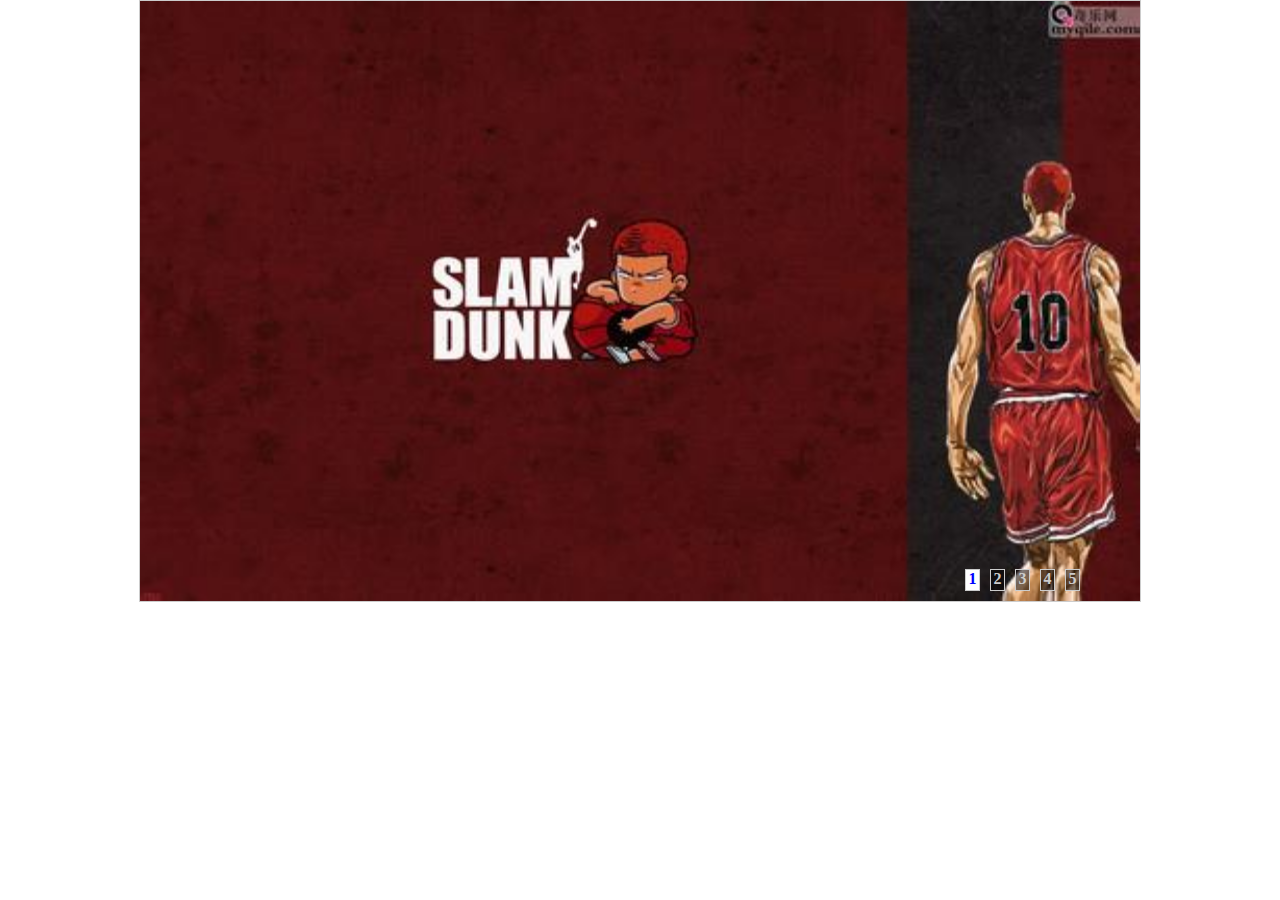
<file: plugs/pc/图片轮播/index.html>
<!DOCTYPE html>
<html lang="zh-CN">
<head>
	<title>tabs</title>
	<meta charset="utf-8">
	<link rel="stylesheet" type="text/css" href="style.css">
	<script type="text/javascript" src="jquery-1.9.1.js"></script>
	<script type="text/javascript" src="tabs.js"></script>
</head>
<body>
	<div class="imgWrap" data-type="imgCircle">
		<ul class="imgContainer" >
			
		</ul>
		<ul class="imgControl">
		</ul>
	</div>
	<script type="text/javascript">
		$(document).ready(function() {

			var imgArr = ['images/img1.jpg','images/img2.jpg','images/img3.png','images/img4.png','images/img5.png']

			doImgCircle.init({
				width:'1000px',
				height:'600px',
				imgArr:imgArr

			});
			doImgCircle.start();
		});


	</script>
</body>
</html>
</file>
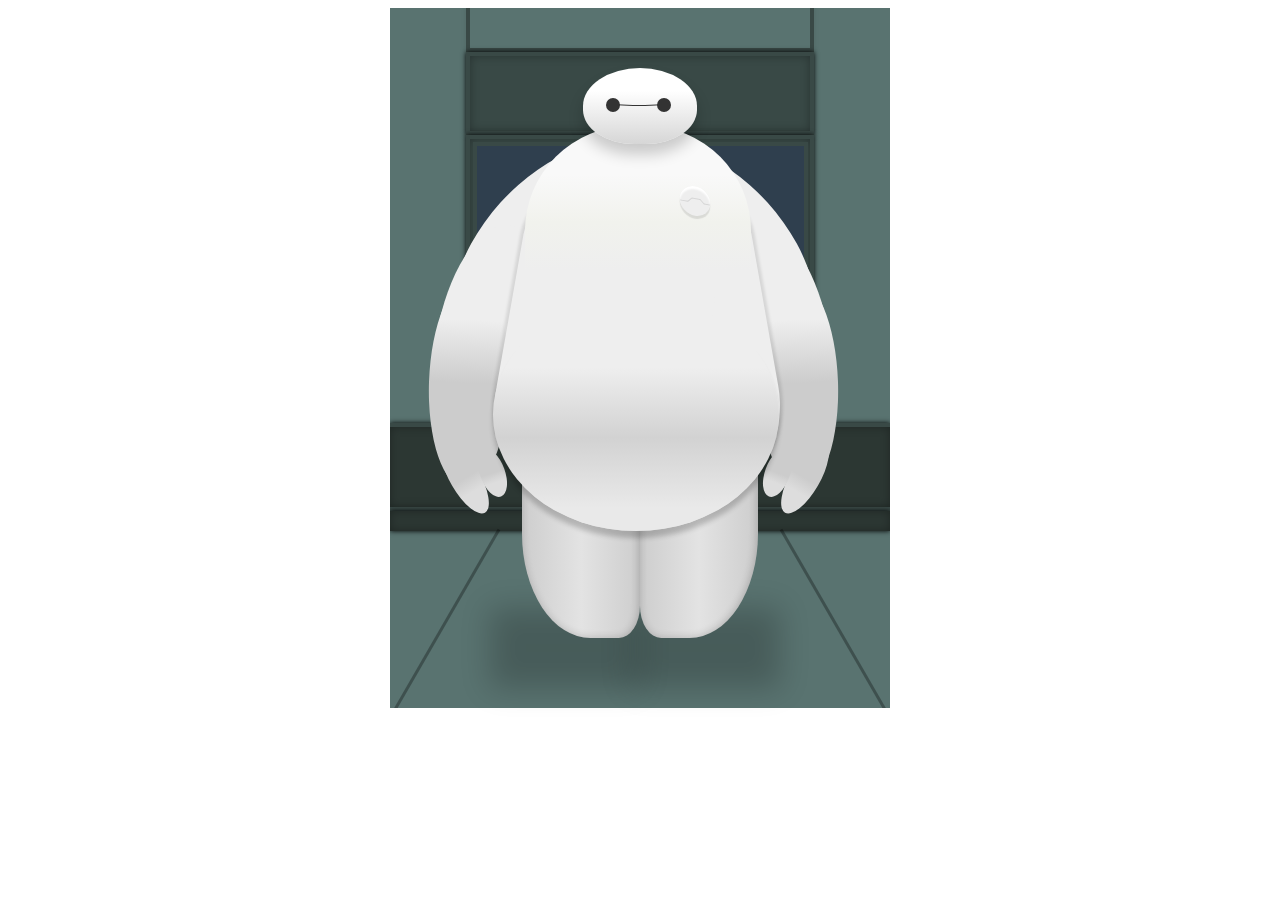
<file: css3/baymax/baymax.html>
<!DOCTYPE html>
<html>
<head>
	<title></title>
	<link rel="stylesheet" type="text/css" href="baymax.css">
	<meta charset="utf-8">
</head>
	<body>
		<div class="wrap">
			<!-- 头部 -->
			<div class="header">
				<div class="mouth"></div>
				<div class="lefteye"></div>
				<div class="righteye"></div>
			</div>
			<div class="body">
				<!-- 上半身拼凑 -->
				<div class="body_top">
					<div class="cpu">
						<span></span>
						<span></span>
						<span></span>
						<span></span>
						<span></span>
					</div>
				</div>
				<div>
					<div class="body_left"></div>
					<div class="body_right"></div>
				</div>
				<div class="body_bot"></div>
				<div class="hand">
					<!-- 左手开始 -->
					<div>
						<div class="hand_left1"></div>
						<div class="hand_left2"></div>
						<div class="hand_left3"></div>
						<div class="hand_left4"></div>
						<div class="hand_left5"></div>
					</div>
					<!-- 右手开始 -->
					<div>
						<div class="hand_right1"></div>
						<div class="hand_right2"></div>
						<div class="hand_right3"></div>
						<div class="hand_right4"></div>
						<div class="hand_right5"></div>
					</div>
				</div>
				<!-- 腿开始 -->
				<div>
					<div class="foot_left"></div>
					<div class="foot_right"></div>
				</div>
				<div class="shadow"></div>
			</div>
			<div class="bg">
				<div class="bg1"></div>
				<div class="bg2"></div>
				<div class="bg3"></div>
				<div class="bg4"></div>
				<div class="bg5"></div>
				<div class="bg-line1"></div>
				<div class="bg-line2"></div>
			</div>
		</div>
	</body>
</html>
</file>
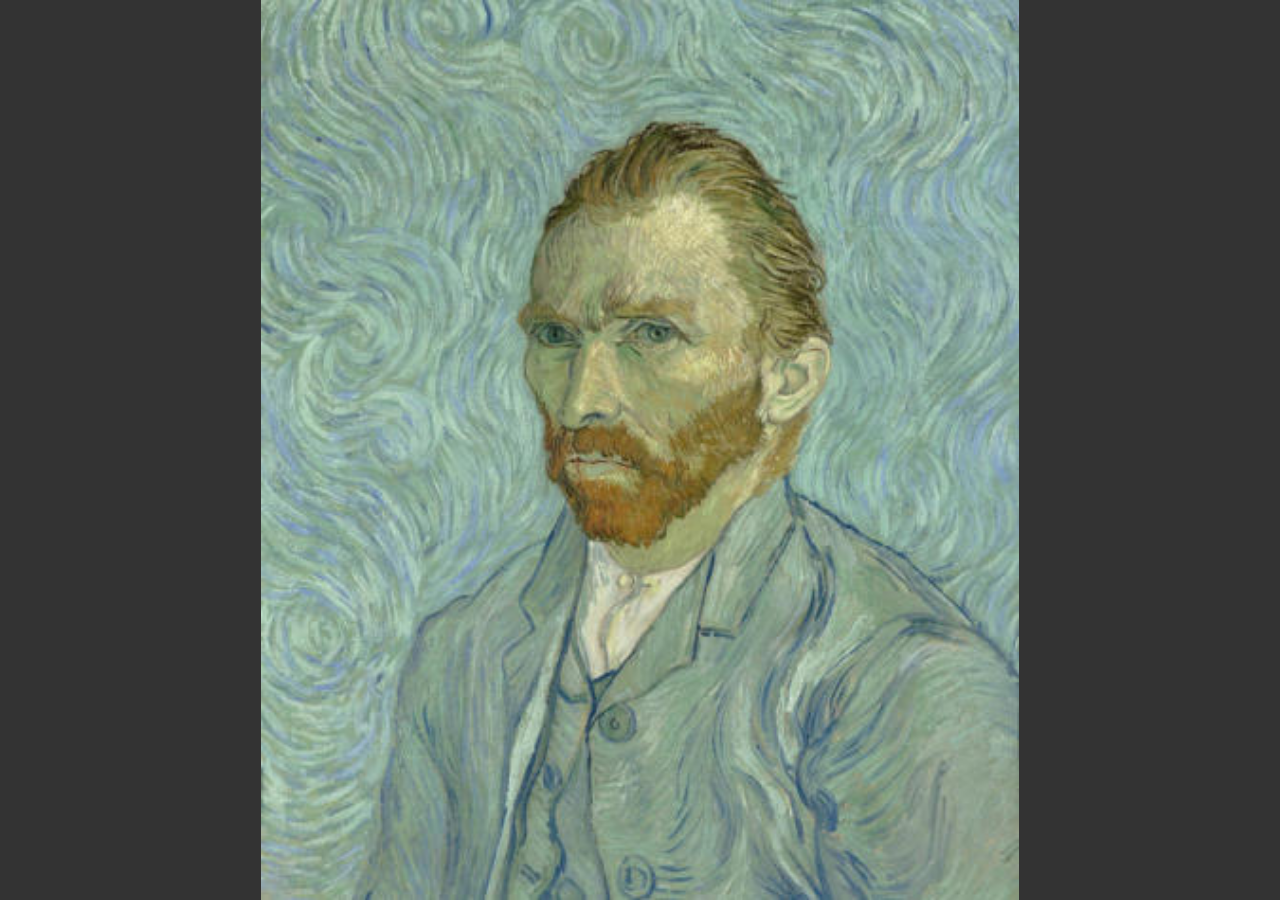
<file: plugs/mobile/pictureSlide/imgSlide.html>
<!DOCTYPE html> 
<html>
<head>
	<title>2048</title>
	<meta name="viewport" content="width=device-width,height=device-height,initial-scale=1.0,minimum-scale=1.0,maximum-scale=1.0,user-scalable=no"/>
	<meta name="apple-touch-fullscreen" content="yes">
	<meta name="apple-mobile-web-app-status-bar-style" content="black">
	<style type="text/css">
		body{
			margin: 0;
			padding: 0;
			background-color: #333;
			overflow: hidden;
			height: 100%;
			position: absolute;
		}
		
		#canvas{
			height: 100%;
			width: 100%;
			overflow: hidden;
		}

		ul, li{
			list-style: none;
			padding: 0;
			margin: 0;
			overflow: hidden;
			width: 100%;
			height: 100%;

		}
		li{
			/*display: table-cell;
			vertical-align: middle;
			*/
			display: -webkit-box;
			-webkit-box-pack: center;
			-webkit-box-align: center;
			position: absolute;
			<!-- 避免在android & ios 使用translate3d时的闪白 -->
			-webkit-backface-visibility:hidden;
			
		}

		li img{
			vertical-align: middle;
		}
	</style>
	
</head>
<body>
	<div id="canvas">
		
	</div>
	
</body onunload="alert('The onunload event was triggered')">
<script type="text/javascript">
	var list = [{
			height: 950,
			width: 800,
			img: "imgs/1.jpg"
		},
		{
			height: 1187,
			width: 900,
			img: "imgs/2.jpg"
		},
		{
			height: 766,
			width: 980,
			img: "imgs/3.jpg"
		},
		{
			height: 754,
			width: 980,
			img: "imgs/4.jpg"
		},
		{
			height: 493,
			img: "imgs/5.jpg",
			width: 750
		},
		{
			height: 500,
			img: "imgs/6.jpg",
			width: 750
		},
		{	
			height: 600,
			img: "imgs/7.jpg",
			width: 400
		},
		{	
			height: 5110,
			img: "imgs/8.png",
			width: 440
		}];

	function Slide(opts){
		this.wrap = opts.dom;
		this.list = opts.list;

		//构造三部曲
		this.init();
		this.renderDOM();
		this.bindDOM();
	}

	Slide.prototype.init = function(){
		//算出窗口长宽比
		this.ratio = window.innerHeight / window.innerWidth;

		//
		this.scaleW = window.innerWidth;

		//当前图片索引
		this.ids = 0;
	}

	Slide.prototype.renderDOM = function(){
		var wrap = this.wrap;
		var data = this.list;
		var len = data.length;
		var scale = this.scaleW;

		this.outer = document.createElement('ul');
		for (var i = 0; i < len; i++) {
			var li = document.createElement('li');
			var item = data[i];

			li.style.width = scale + "px";
			li.style.webkitTransform = 'translate3d('+i*scale+ 'px, 0 ,0)';

			if(item){
				if(item['height'] / item['width'] > this.ratio){
					li.innerHTML = '<img height="'+window.innerHeight+'" src="'+item['img']+'">'
				}else{
					li.innerHTML = '<img width="'+window.innerWidth+'" src="'+item['img']+'">'
				}	
			}
			this.outer.appendChild(li);
		};


		wrap.style.height = window.innerHeight + "px";
		wrap.appendChild(this.outer);

	}

	Slide.prototype.bindDOM = function(){
		var self = this;
		var scale = self.scaleW;
		var outer = self.outer;
		var len = self.list.length;

		var startHaddler = function(evt){
			self.startX = evt.touches[0].pageX;
			self.offsetX = 0;
			self.startTime = new Date() * 1;


		};

		var moveHaddler = function(evt){
			evt.preventDefault();
			self.offsetX = evt.touches[0].pageX - self.startX;
			

			var lis = outer.getElementsByTagName('li');

			var i = self.ids - 1;
			
			var m = i + 3;

			for (i; i < m; i++) {
				if(lis[i]){

					lis[i].style.webkitTransform = 'translate3d('+((i - self.ids)*scale + self.offsetX)+'px, 0 ,0)';
				}

				if(lis[i]){
					lis[i].style.webkitTransition = 'none';
				}
			};
		};

		var endHaddler = function(evt){

			var boundary = scale / 6;
			var endTime = new Date() * 1;
			var lis = outer.getElementsByTagName('li');

			if(endTime - self.startTime > 800){
				//慢操作
				if(self.offsetX >= boundary){
					//进入上一页
					self.go('-1');
				}else if(self.offsetX < -boundary){
					//进入下一页
					self.go('+1');
				}else{
					//留在当前页
					self.go('0');
				}
			}else{
				//快操作
				if(self.offsetX >= 50){
					//进入上一页
					self.go('-1');
				}else if(self.offsetX < -50){
					//进入下一页
					self.go('+1');
				}else{
					//留在当前页
					self.go('0');
				}

			}

		};

		Slide.prototype.go = function(n){
			var ids = this.ids;
			var cids;
			var lis = this.outer.getElementsByTagName('li');
			var len = lis.length;
			var scale = this.scaleW;

			if(typeof n == 'number'){
				cids = ids;
			}else if(typeof n == 'string'){
				cids = ids + n * 1;
			}

			if(cids > len -1){
				cids = len - 1;
			}else if(cids < 0){
				cids = 0;
			}

			this.ids = cids;

			lis[cids].style.webkitTransition = "-webkit-transform 0.2s ease-out";
			lis[cids - 1] && (lis[cids - 1].style.webkitTransition = "-webkit-transform 0.2s ease-out");
			lis[cids + 1] && (lis[cids + 1].style.webkitTransition = "-webkit-transform 0.2s ease-out");

			lis[cids].style.webkitTransform = 'translate3d(0, 0, 0)';
			lis[cids - 1] && (lis[cids - 1].style.webkitTransform = 'translate3d(-'+scale+'px, 0, 0)');
			lis[cids + 1] && (lis[cids + 1].style.webkitTransform = 'translate3d('+scale+'px, 0, 0)');
		}

		outer.addEventListener('touchstart', startHaddler);
		outer.addEventListener("touchmove", moveHaddler);
		outer.addEventListener("touchend", endHaddler);

	};

	new Slide({
		'dom': document.getElementById('canvas'),
		'list':list

	});

	var x;
	 y = (10*x) /(x*(1+0.1))


</script>
</html>
</file>
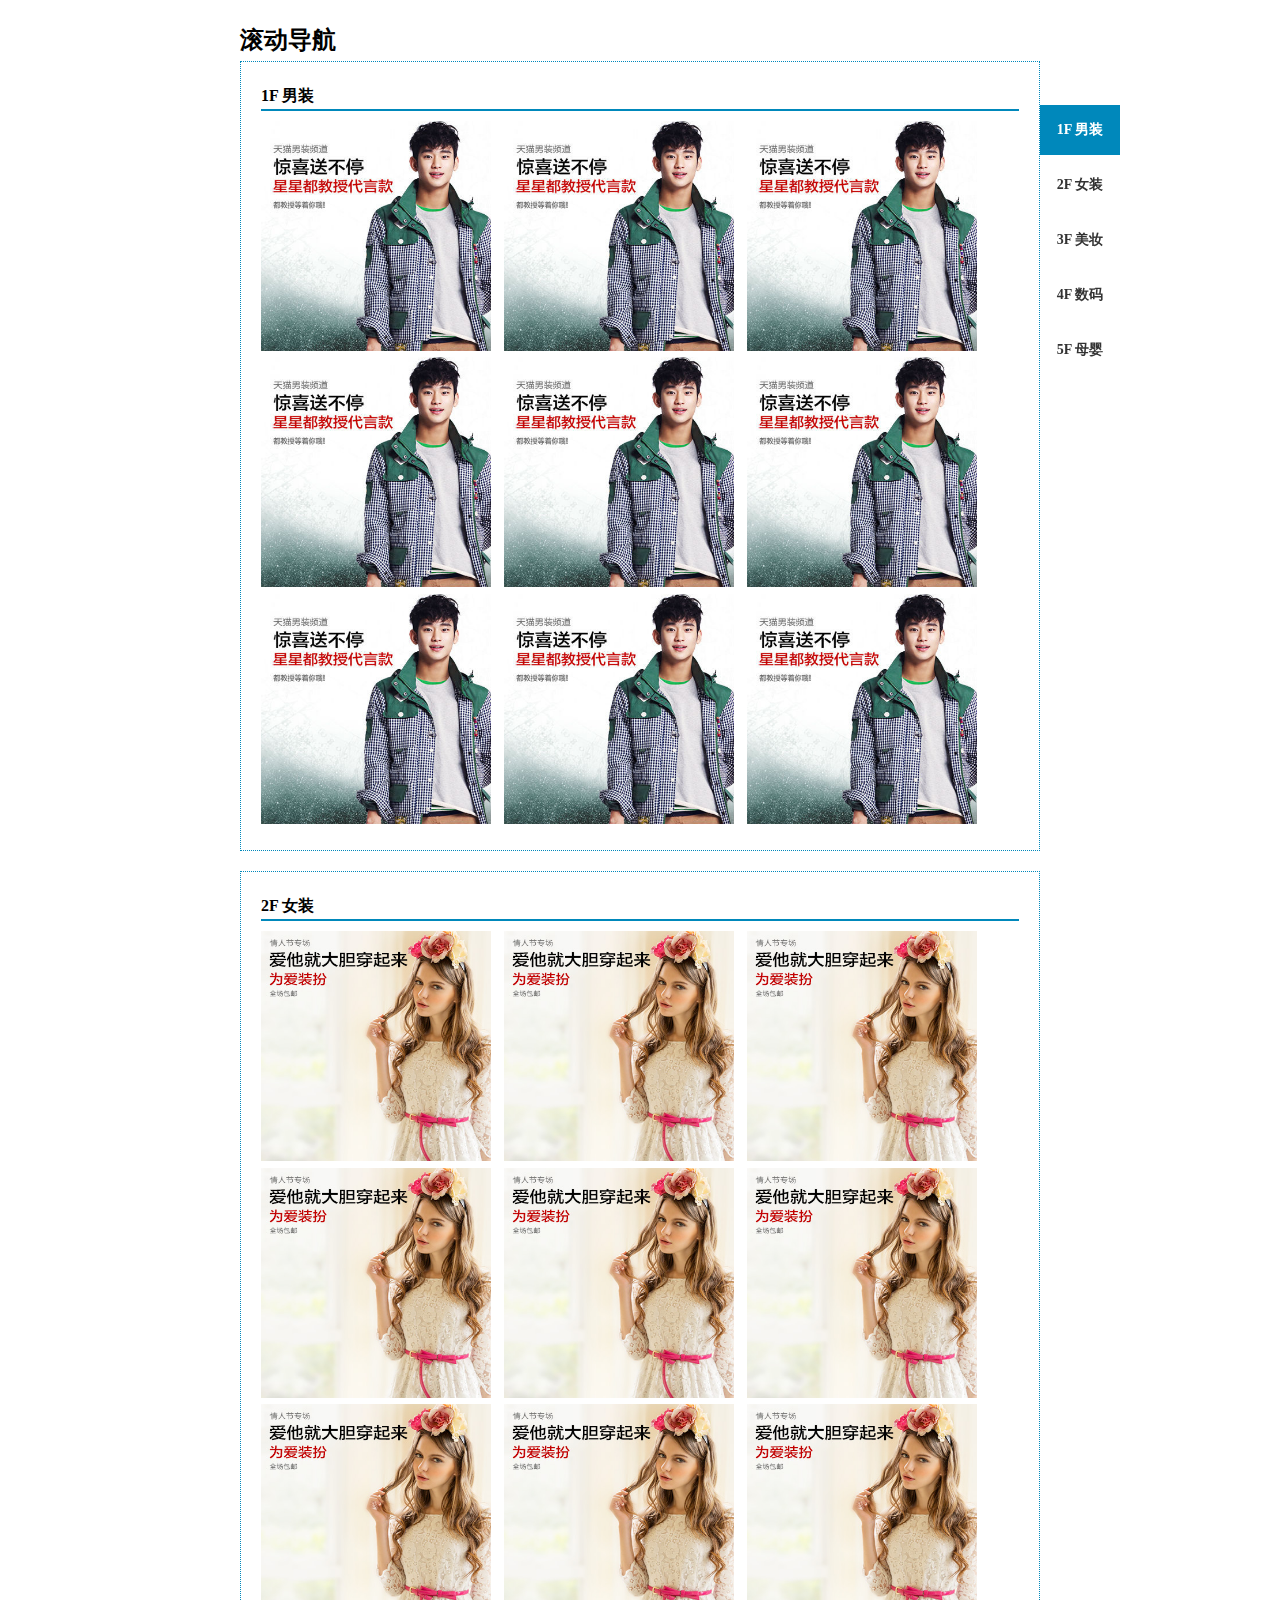
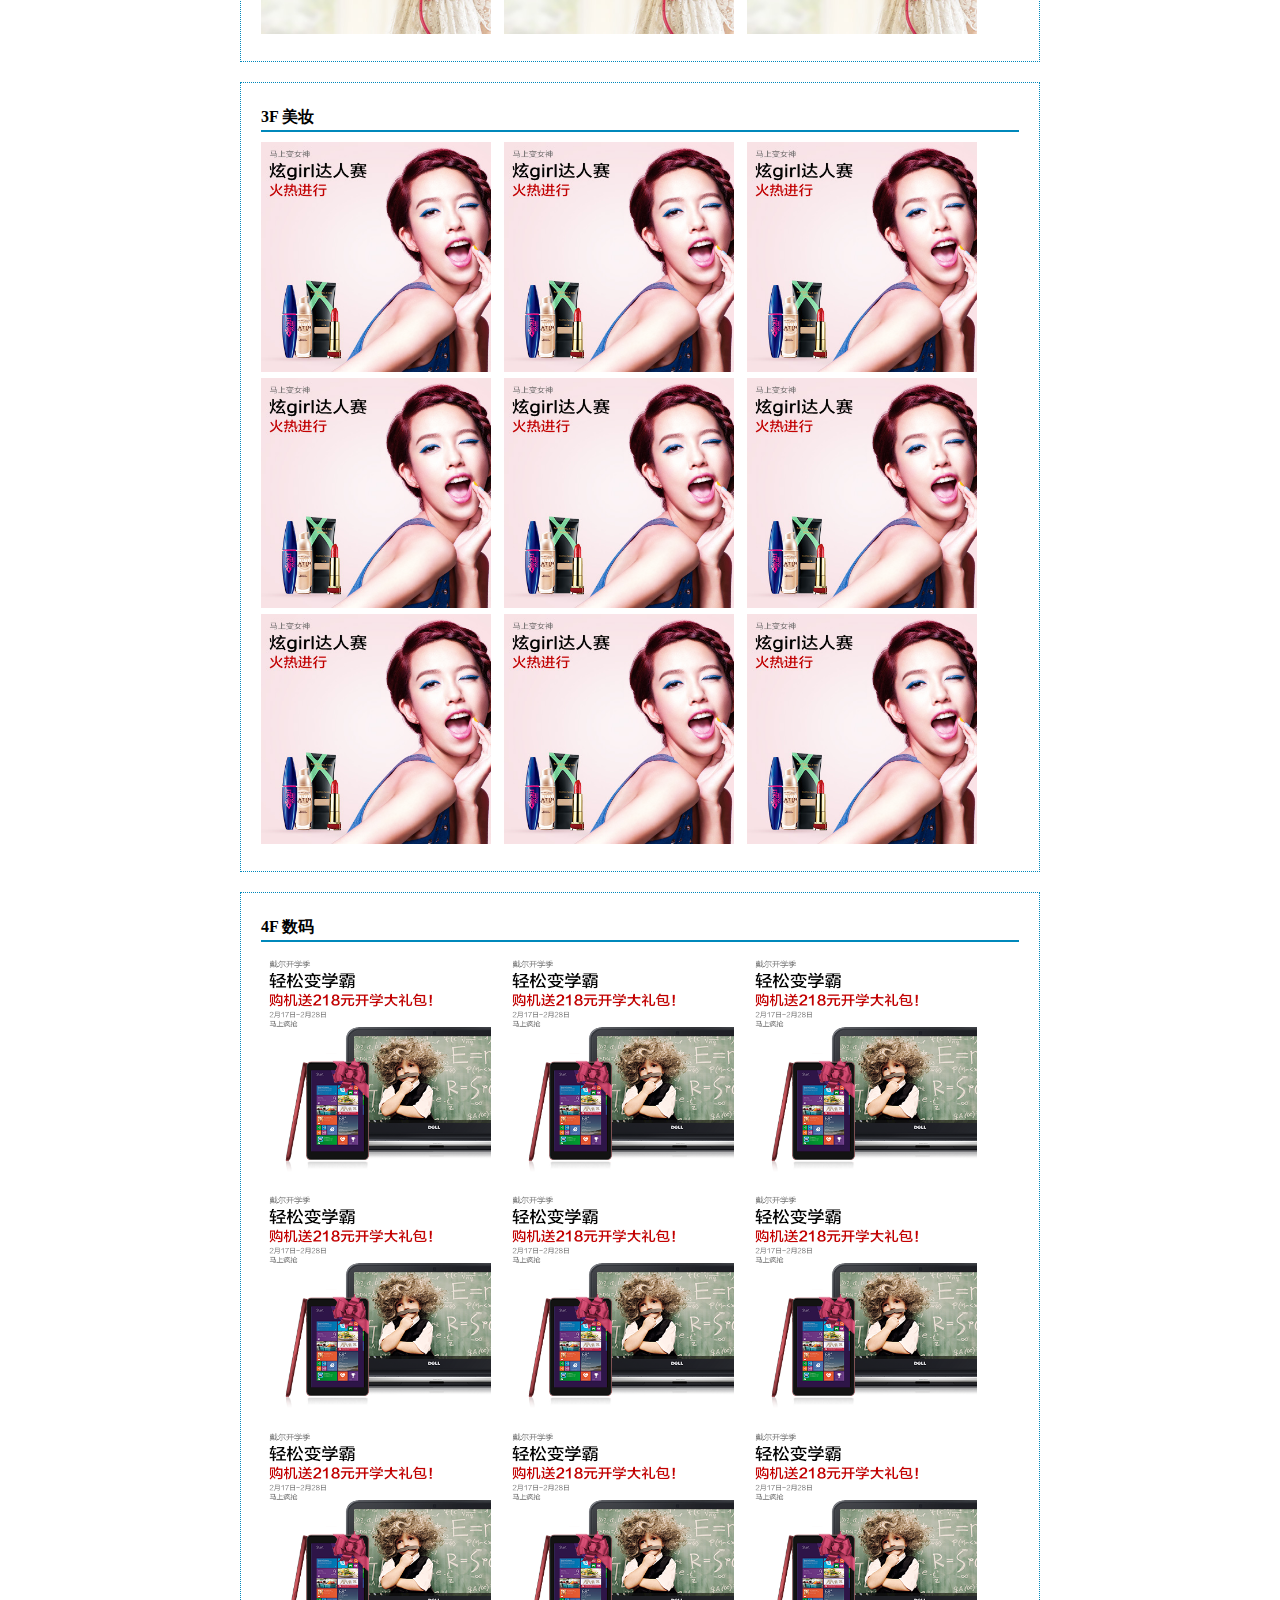
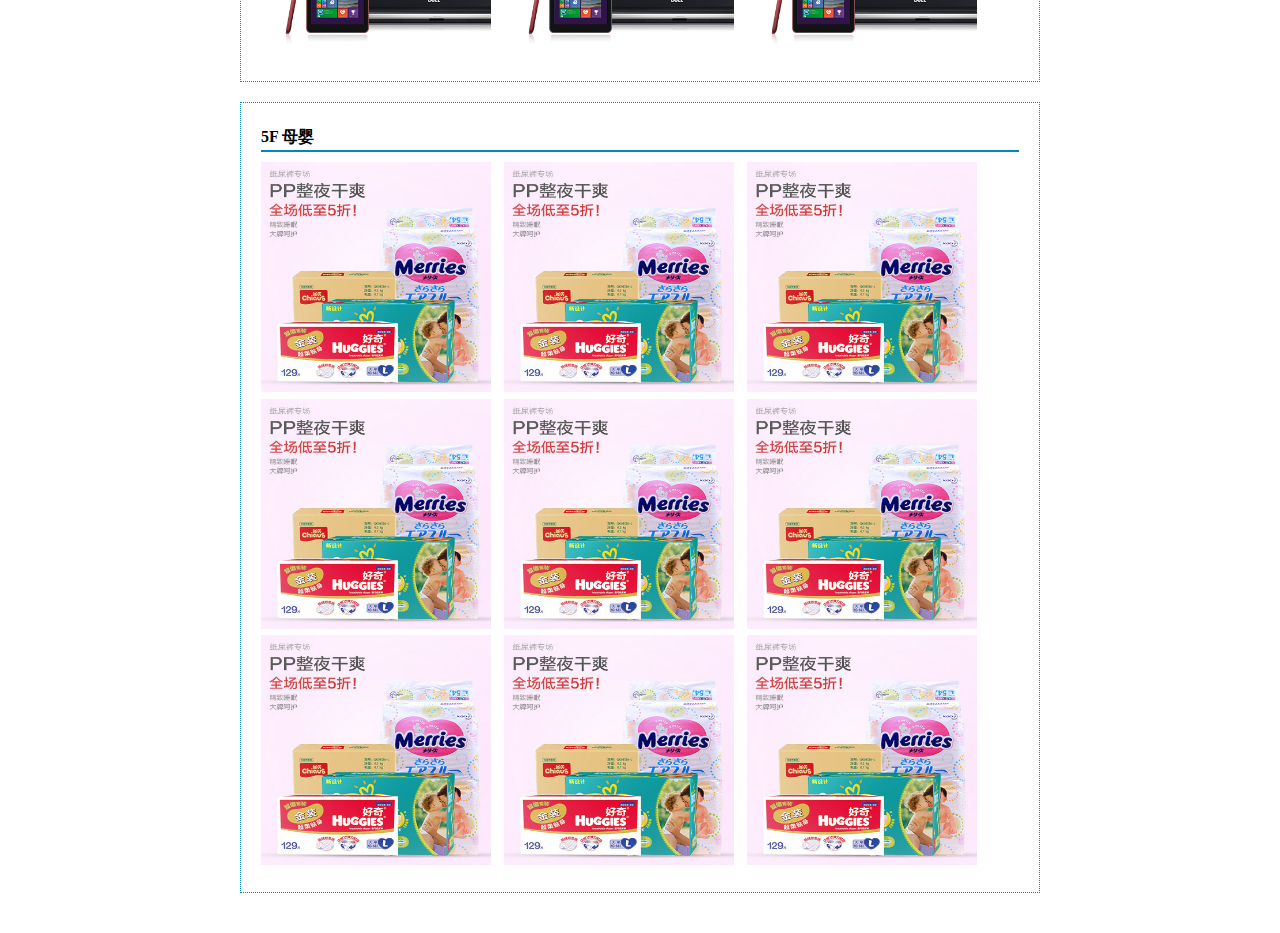
<file: plugs/pc/scrollNav/scrollNav.html>
<!DOCTYPE html> 
<html>
<head>
	<meta charset="utf-8">
	<title></title>
	<style type="text/css">
		*{
			margin: 0;
			padding: 0; 

		}
		body{
			font-size: 12px;
			line-height: 1.7;
		}
		li{
			list-style: none;

		}
		#content{
			width: 800px;
			margin: 0 auto;
			padding: 20px;
		}
		.item{
			padding: 20px;
			margin-bottom: 20px;
			border: 1px dotted #0088bb;
		}
		.item h2{
			font-size: 16px;
			font-weight: bold;
			border-bottom: 2px solid #0088bb;
			margin-bottom: 10px;
		}
		.item li{
			display: inline;
			margin-right: 10px;
		}
		.item img{
			width: 230px;
			height: 230px;
			border: 0;
		}

		#menu{
			position: fixed;
			top:100px;
			left: 50%;
			margin-left: 400px;
		}
		#menu ul li a{
			display: block;
			margin: 5px auto;
			font-size: 14px;
			font-weight: bold;
			color: #333;
			width: 80px;
			height: 50px;
			line-height: 50px;
			text-decoration: none;
			text-align: center;
		}
		#menu ul li a:hover,
		#menu ul li .current{
			color: #fff;
			background-color: #0088bb;
		}

		/*ie6 hack*/
		* html, * html body{
			background-image: url(about:blank);
			background-attachment: fixed;
		}

		* html #menu{
			position: absolute;
			top: expression(((e=document.documentElement.scrollTop)?e:document.body.scrollTop)+100+'px');
		}

	</style>
	<script type="text/javascript" src="js/jquery-1.9.1.js"></script>
	<script type="text/javascript">
		$(document).ready(function() {
			$(window).scroll(function(event) {
				var top = $(window).scrollTop();
				//console.log(top);
				var menu = $("#menu");
				var items = $("#content").find(".item");
				var currentId = "";//当前楼层的ID；
				items.each(function() {
					var item = $(this);
					var itemTop = item.offset().top;
					//console.log(itemTop);

					if(top > itemTop - 200){
						currentId = "#"+item.attr("id");
					}else{
						return false;
					}
				});

				//$("#menu a[href="+currentId+"]").addClass('current');
			 	var currentLink = menu.find(".current");
			 	if(currentId && currentLink.attr("href") != currentId){
			 		currentLink.removeClass('current');
			 		menu.find('[href='+currentId+']').addClass('current');
			 	}
			});
		});




	</script>
</head>
<body>
	<div id="menu">
		<ul>
			<li><a href="#item1" class="current">1F 男装</a></li>
			<li><a href="#item2">2F 女装</a></li>
			<li><a href="#item3">3F 美妆</a></li>
			<li><a href="#item4">4F 数码</a></li>
			<li><a href="#item5">5F 母婴</a></li>
		</ul>
	</div>
	<div id="content">
		<h1>滚动导航</h1>
		<div id="item1"	class="item">
			<h2>1F 男装</h2>
			<ul>
				<li><a href=""><img src="images/1F.jpg" alt=""></a></li>
				<li><a href=""><img src="images/1F.jpg" alt=""></a></li>
				<li><a href=""><img src="images/1F.jpg" alt=""></a></li>
				<li><a href=""><img src="images/1F.jpg" alt=""></a></li>
				<li><a href=""><img src="images/1F.jpg" alt=""></a></li>
				<li><a href=""><img src="images/1F.jpg" alt=""></a></li>
				<li><a href=""><img src="images/1F.jpg" alt=""></a></li>
				<li><a href=""><img src="images/1F.jpg" alt=""></a></li>
				<li><a href=""><img src="images/1F.jpg" alt=""></a></li>
			</ul>
		</div>
		<div id="item2"	class="item">
			<h2>2F 女装</h2>
			<ul>
				<li><a href=""><img src="images/2F.jpg" alt=""></a></li>
				<li><a href=""><img src="images/2F.jpg" alt=""></a></li>
				<li><a href=""><img src="images/2F.jpg" alt=""></a></li>
				<li><a href=""><img src="images/2F.jpg" alt=""></a></li>
				<li><a href=""><img src="images/2F.jpg" alt=""></a></li>
				<li><a href=""><img src="images/2F.jpg" alt=""></a></li>
				<li><a href=""><img src="images/2F.jpg" alt=""></a></li>
				<li><a href=""><img src="images/2F.jpg" alt=""></a></li>
				<li><a href=""><img src="images/2F.jpg" alt=""></a></li>
			</ul>
		</div>
		<div id="item3"	class="item">
			<h2>3F 美妆</h2>
			<ul>
				<li><a href=""><img src="images/3F.jpg" alt=""></a></li>
				<li><a href=""><img src="images/3F.jpg" alt=""></a></li>
				<li><a href=""><img src="images/3F.jpg" alt=""></a></li>
				<li><a href=""><img src="images/3F.jpg" alt=""></a></li>
				<li><a href=""><img src="images/3F.jpg" alt=""></a></li>
				<li><a href=""><img src="images/3F.jpg" alt=""></a></li>
				<li><a href=""><img src="images/3F.jpg" alt=""></a></li>
				<li><a href=""><img src="images/3F.jpg" alt=""></a></li>
				<li><a href=""><img src="images/3F.jpg" alt=""></a></li>
			</ul>
		</div>
		<div id="item4"	class="item">
			<h2>4F 数码</h2>
			<ul>
				<li><a href=""><img src="images/4F.png" alt=""></a></li>
				<li><a href=""><img src="images/4F.png" alt=""></a></li>
				<li><a href=""><img src="images/4F.png" alt=""></a></li>
				<li><a href=""><img src="images/4F.png" alt=""></a></li>
				<li><a href=""><img src="images/4F.png" alt=""></a></li>
				<li><a href=""><img src="images/4F.png" alt=""></a></li>
				<li><a href=""><img src="images/4F.png" alt=""></a></li>
				<li><a href=""><img src="images/4F.png" alt=""></a></li>
				<li><a href=""><img src="images/4F.png" alt=""></a></li>
			</ul>
		</div>
		<div id="item5"	class="item">
			<h2>5F 母婴</h2>
			<ul>
				<li><a href=""><img src="images/5F.jpg" alt=""></a></li>
				<li><a href=""><img src="images/5F.jpg" alt=""></a></li>
				<li><a href=""><img src="images/5F.jpg" alt=""></a></li>
				<li><a href=""><img src="images/5F.jpg" alt=""></a></li>
				<li><a href=""><img src="images/5F.jpg" alt=""></a></li>
				<li><a href=""><img src="images/5F.jpg" alt=""></a></li>
				<li><a href=""><img src="images/5F.jpg" alt=""></a></li>
				<li><a href=""><img src="images/5F.jpg" alt=""></a></li>
				<li><a href=""><img src="images/5F.jpg" alt=""></a></li>
			</ul>
		</div>
	</div>

</body>
</html>
</file>
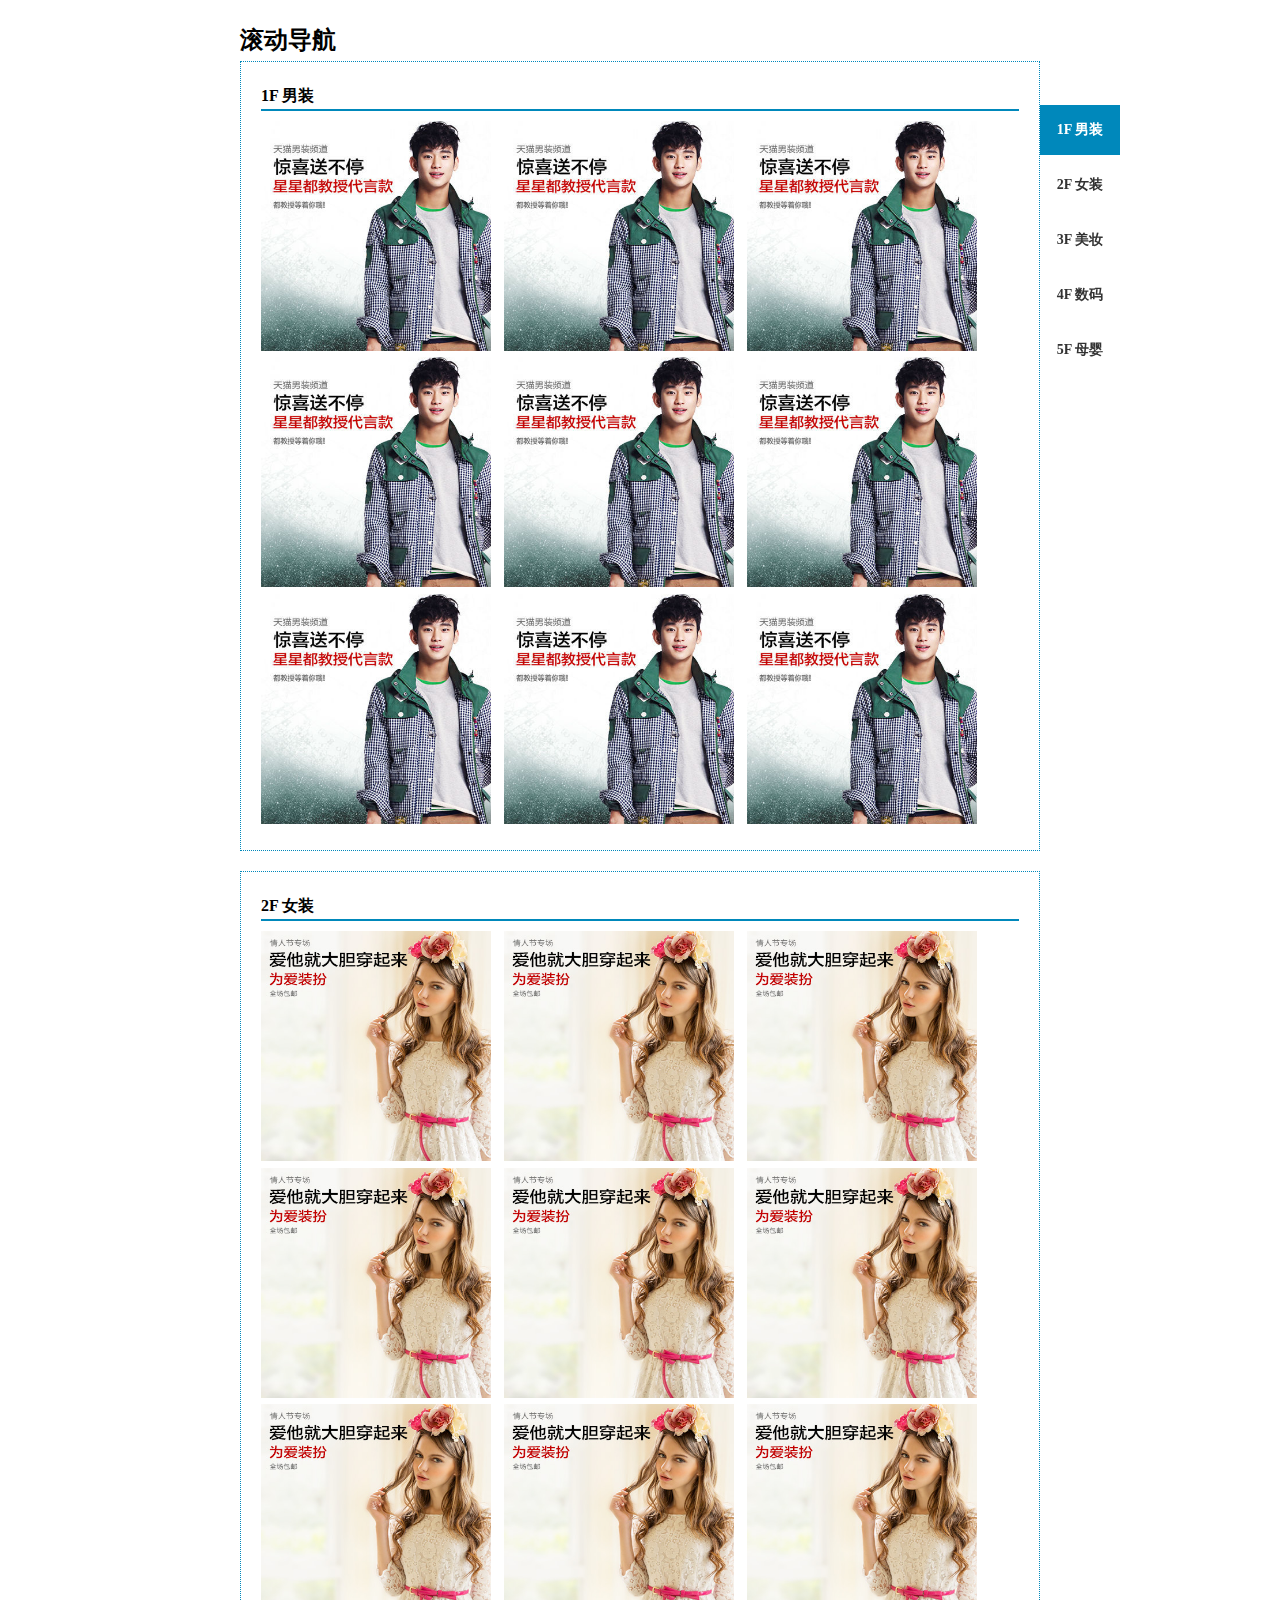
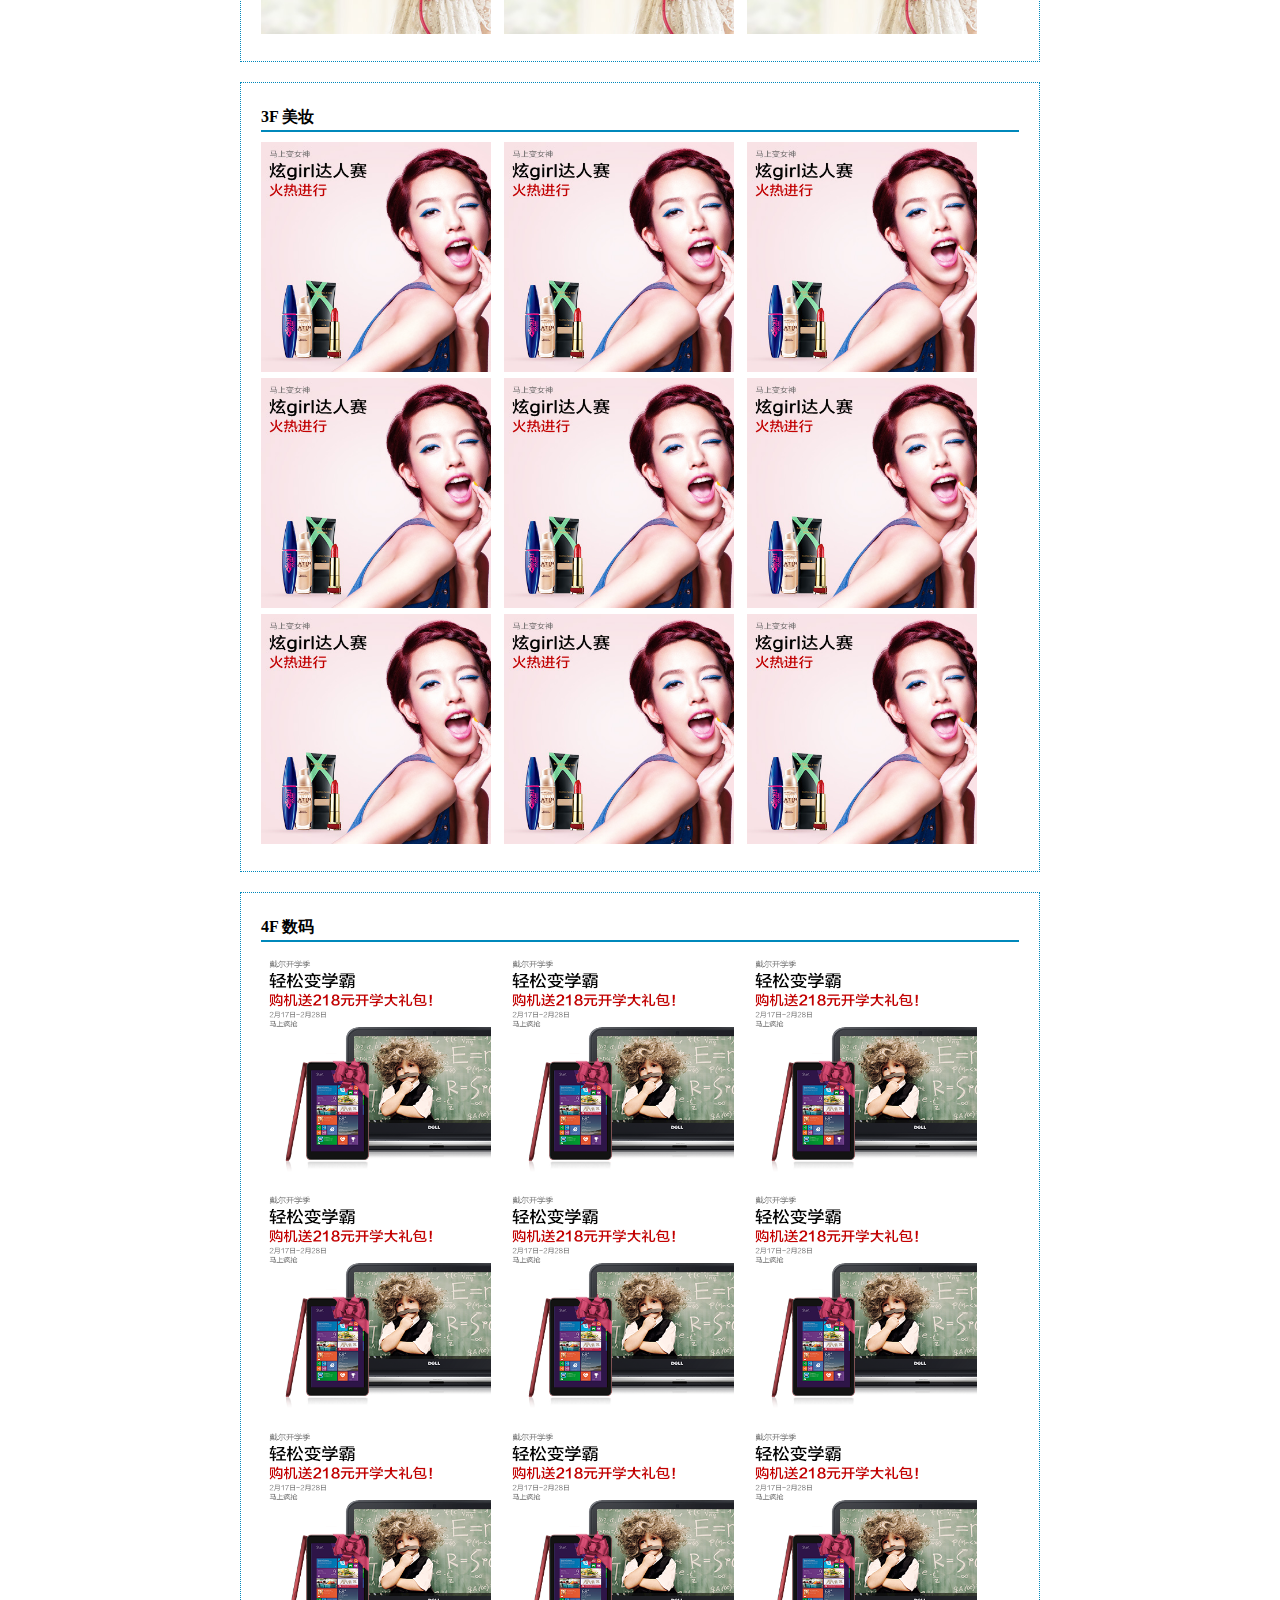
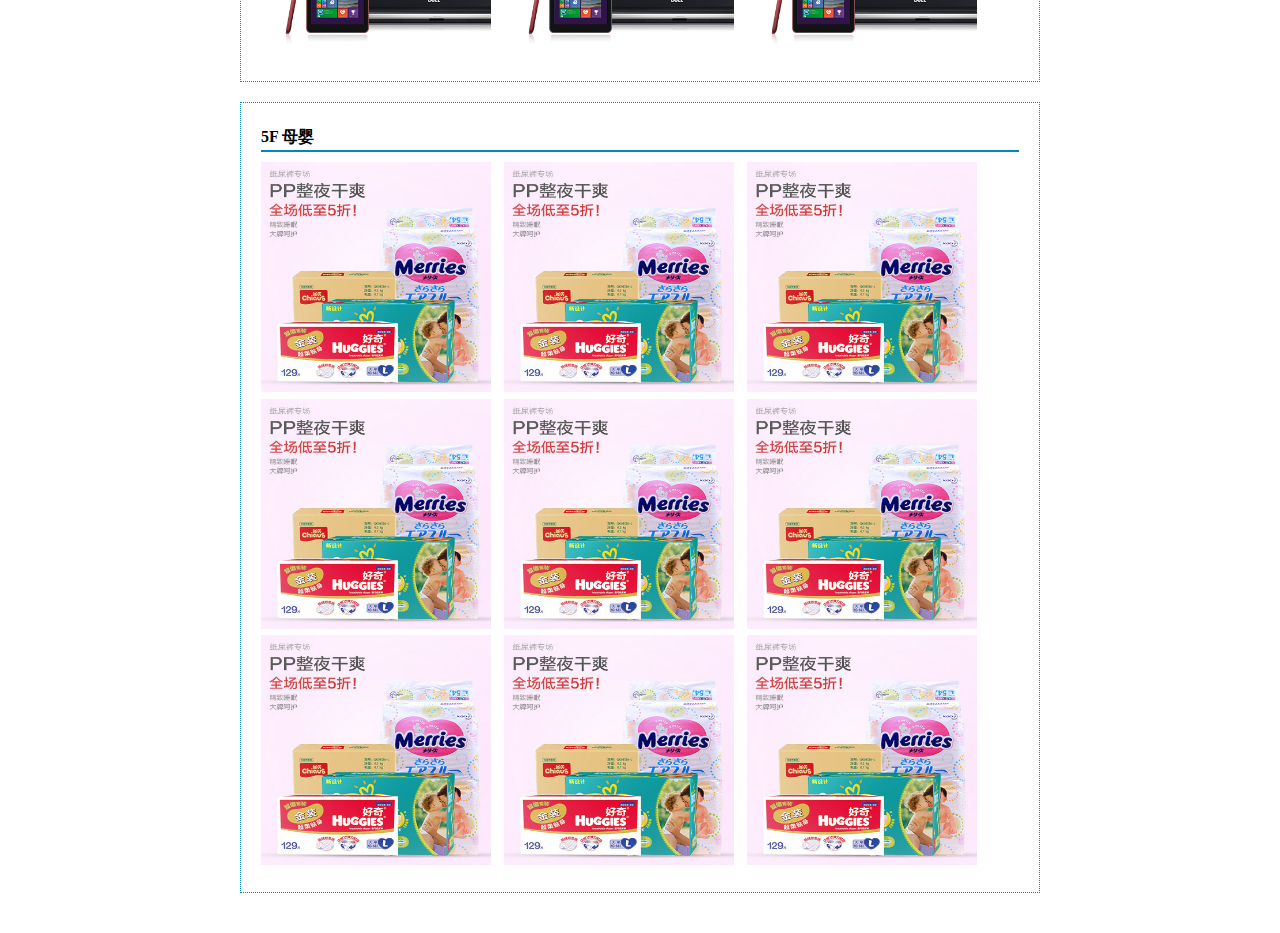
<file: plugs/pc/scrollNav/scrollNav_jquery.html>
<!DOCTYPE html> 
<html>
<head>
	<meta charset="utf-8">
	<title></title>
	<style type="text/css">
		*{
			margin: 0;
			padding: 0; 

		}
		body{
			font-size: 12px;
			line-height: 1.7;
		}
		li{
			list-style: none;

		}
		#scrollContent{
			width: 800px;
			margin: 0 auto;
			padding: 20px;
		}
		.item{
			padding: 20px;
			margin-bottom: 20px;
			border: 1px dotted #0088bb;
		}
		.item h2{
			font-size: 16px;
			font-weight: bold;
			border-bottom: 2px solid #0088bb;
			margin-bottom: 10px;
		}
		.item li{
			display: inline;
			margin-right: 10px;
		}
		.item img{
			width: 230px;
			height: 230px;
			border: 0;
		}

		#scrollMenu{
			position: fixed;
			top:100px;
			left: 50%;
			margin-left: 400px;
		}
		#scrollMenu ul li a{
			display: block;
			margin: 5px auto;
			font-size: 14px;
			font-weight: bold;
			color: #333;
			width: 80px;
			height: 50px;
			line-height: 50px;
			text-decoration: none;
			text-align: center;
		}
		#scrollMenu ul li a:hover,
		#scrollMenu ul li .current{
			color: #fff;
			background-color: #0088bb;
		}

		/*ie6 hack*/
		* html, * html body{
			background-image: url(about:blank);
			background-attachment: fixed;
		}

		* html #menu{
			position: absolute;
			top: expression(((e=document.documentElement.scrollTop)?e:document.body.scrollTop)+100+'px');
		}

	</style>
	<script type="text/javascript" src="js/jquery-1.9.1.js"></script>
	<script type="text/javascript" src="js/scrollMenu.js"></script>
	<script type="text/javascript">
		$(document).ready(function() {
			scrollMenu('scrollMenu','scrollContent');
		});


	</script>
</head>
<body>
	<div id="scrollMenu">
		<ul>
			<li><a href="#item1" class="current">1F 男装</a></li>
			<li><a href="#item2">2F 女装</a></li>
			<li><a href="#item3">3F 美妆</a></li>
			<li><a href="#item4">4F 数码</a></li>
			<li><a href="#item5">5F 母婴</a></li>
		</ul>
	</div>
	<div id="scrollContent">
		<h1>滚动导航</h1>
		<div id="item1"	class="item">
			<h2>1F 男装</h2>
			<ul>
				<li><a href=""><img src="images/1F.jpg" alt=""></a></li>
				<li><a href=""><img src="images/1F.jpg" alt=""></a></li>
				<li><a href=""><img src="images/1F.jpg" alt=""></a></li>
				<li><a href=""><img src="images/1F.jpg" alt=""></a></li>
				<li><a href=""><img src="images/1F.jpg" alt=""></a></li>
				<li><a href=""><img src="images/1F.jpg" alt=""></a></li>
				<li><a href=""><img src="images/1F.jpg" alt=""></a></li>
				<li><a href=""><img src="images/1F.jpg" alt=""></a></li>
				<li><a href=""><img src="images/1F.jpg" alt=""></a></li>
			</ul>
		</div>
		<div id="item2"	class="item">
			<h2>2F 女装</h2>
			<ul>
				<li><a href=""><img src="images/2F.jpg" alt=""></a></li>
				<li><a href=""><img src="images/2F.jpg" alt=""></a></li>
				<li><a href=""><img src="images/2F.jpg" alt=""></a></li>
				<li><a href=""><img src="images/2F.jpg" alt=""></a></li>
				<li><a href=""><img src="images/2F.jpg" alt=""></a></li>
				<li><a href=""><img src="images/2F.jpg" alt=""></a></li>
				<li><a href=""><img src="images/2F.jpg" alt=""></a></li>
				<li><a href=""><img src="images/2F.jpg" alt=""></a></li>
				<li><a href=""><img src="images/2F.jpg" alt=""></a></li>
			</ul>
		</div>
		<div id="item3"	class="item">
			<h2>3F 美妆</h2>
			<ul>
				<li><a href=""><img src="images/3F.jpg" alt=""></a></li>
				<li><a href=""><img src="images/3F.jpg" alt=""></a></li>
				<li><a href=""><img src="images/3F.jpg" alt=""></a></li>
				<li><a href=""><img src="images/3F.jpg" alt=""></a></li>
				<li><a href=""><img src="images/3F.jpg" alt=""></a></li>
				<li><a href=""><img src="images/3F.jpg" alt=""></a></li>
				<li><a href=""><img src="images/3F.jpg" alt=""></a></li>
				<li><a href=""><img src="images/3F.jpg" alt=""></a></li>
				<li><a href=""><img src="images/3F.jpg" alt=""></a></li>
			</ul>
		</div>
		<div id="item4"	class="item">
			<h2>4F 数码</h2>
			<ul>
				<li><a href=""><img src="images/4F.png" alt=""></a></li>
				<li><a href=""><img src="images/4F.png" alt=""></a></li>
				<li><a href=""><img src="images/4F.png" alt=""></a></li>
				<li><a href=""><img src="images/4F.png" alt=""></a></li>
				<li><a href=""><img src="images/4F.png" alt=""></a></li>
				<li><a href=""><img src="images/4F.png" alt=""></a></li>
				<li><a href=""><img src="images/4F.png" alt=""></a></li>
				<li><a href=""><img src="images/4F.png" alt=""></a></li>
				<li><a href=""><img src="images/4F.png" alt=""></a></li>
			</ul>
		</div>
		<div id="item5"	class="item">
			<h2>5F 母婴</h2>
			<ul>
				<li><a href=""><img src="images/5F.jpg" alt=""></a></li>
				<li><a href=""><img src="images/5F.jpg" alt=""></a></li>
				<li><a href=""><img src="images/5F.jpg" alt=""></a></li>
				<li><a href=""><img src="images/5F.jpg" alt=""></a></li>
				<li><a href=""><img src="images/5F.jpg" alt=""></a></li>
				<li><a href=""><img src="images/5F.jpg" alt=""></a></li>
				<li><a href=""><img src="images/5F.jpg" alt=""></a></li>
				<li><a href=""><img src="images/5F.jpg" alt=""></a></li>
				<li><a href=""><img src="images/5F.jpg" alt=""></a></li>
			</ul>
		</div>
	</div>

</body>
</html>
</file>
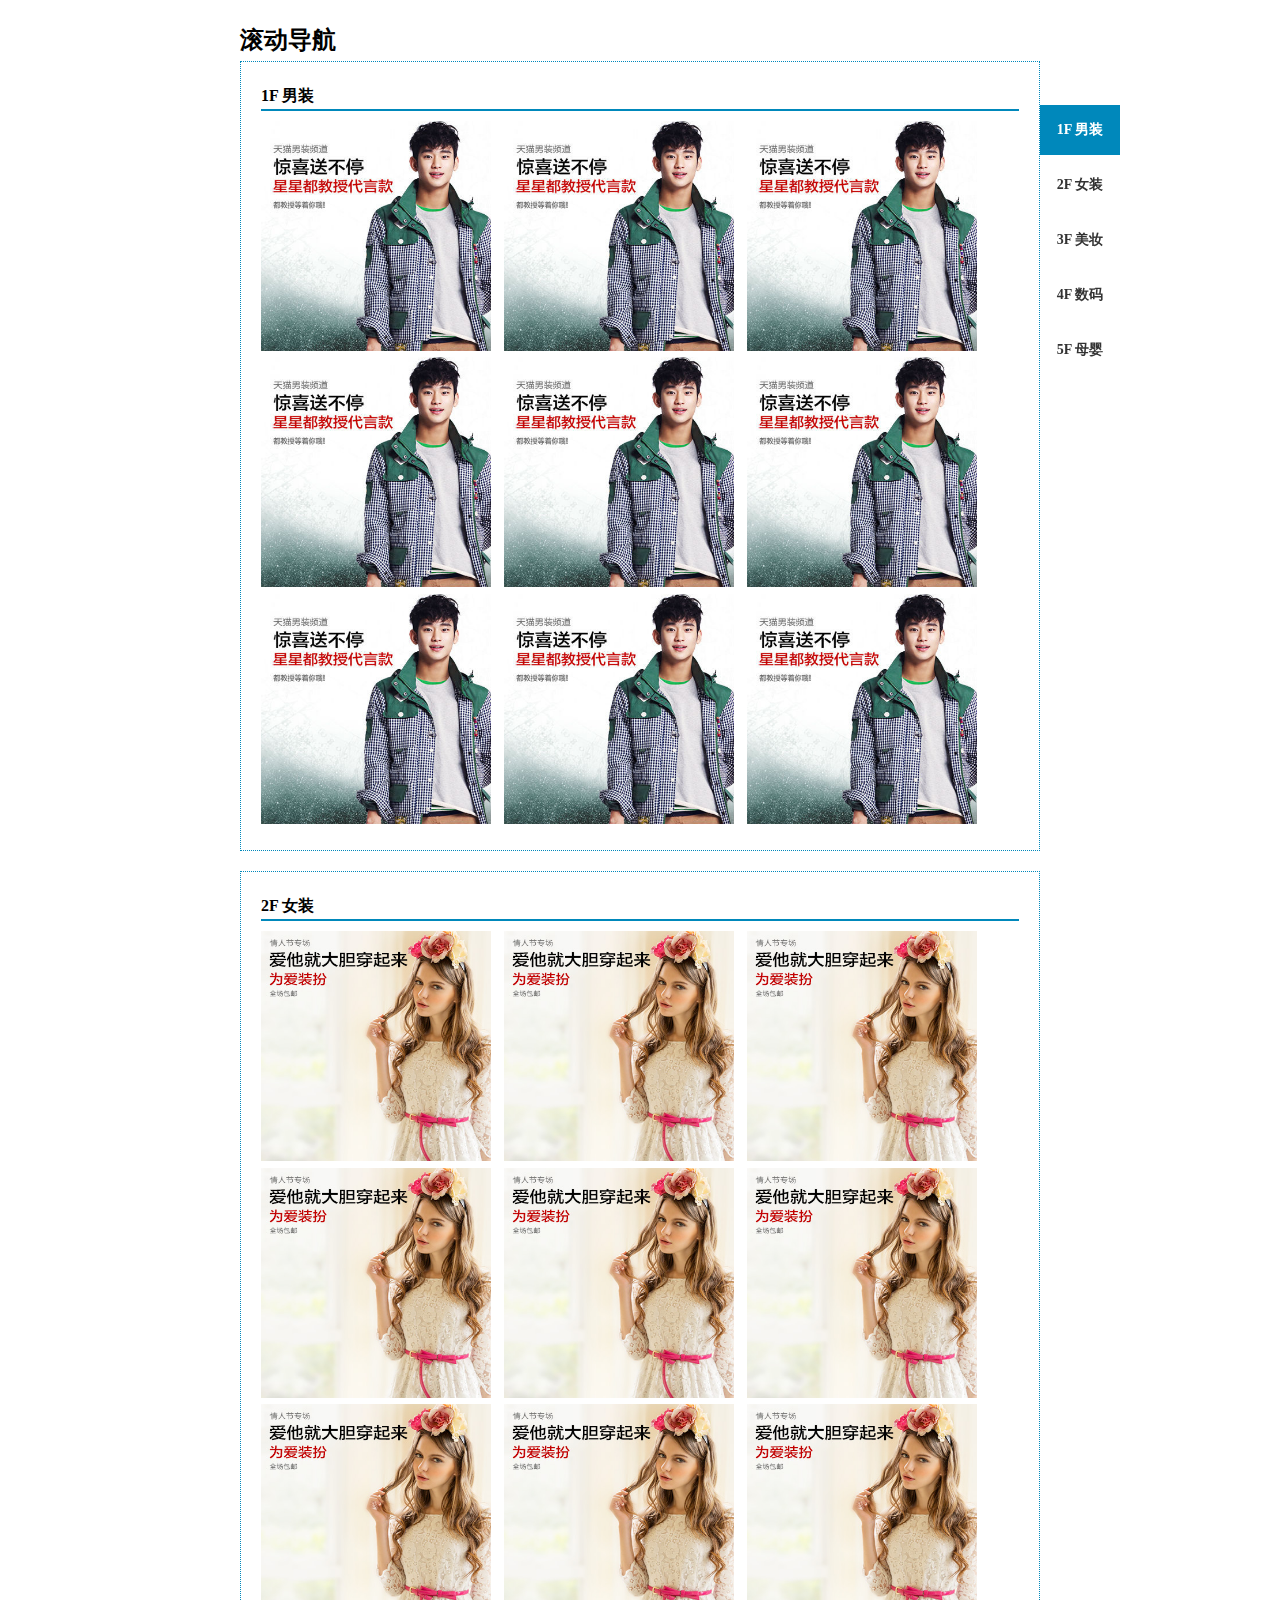
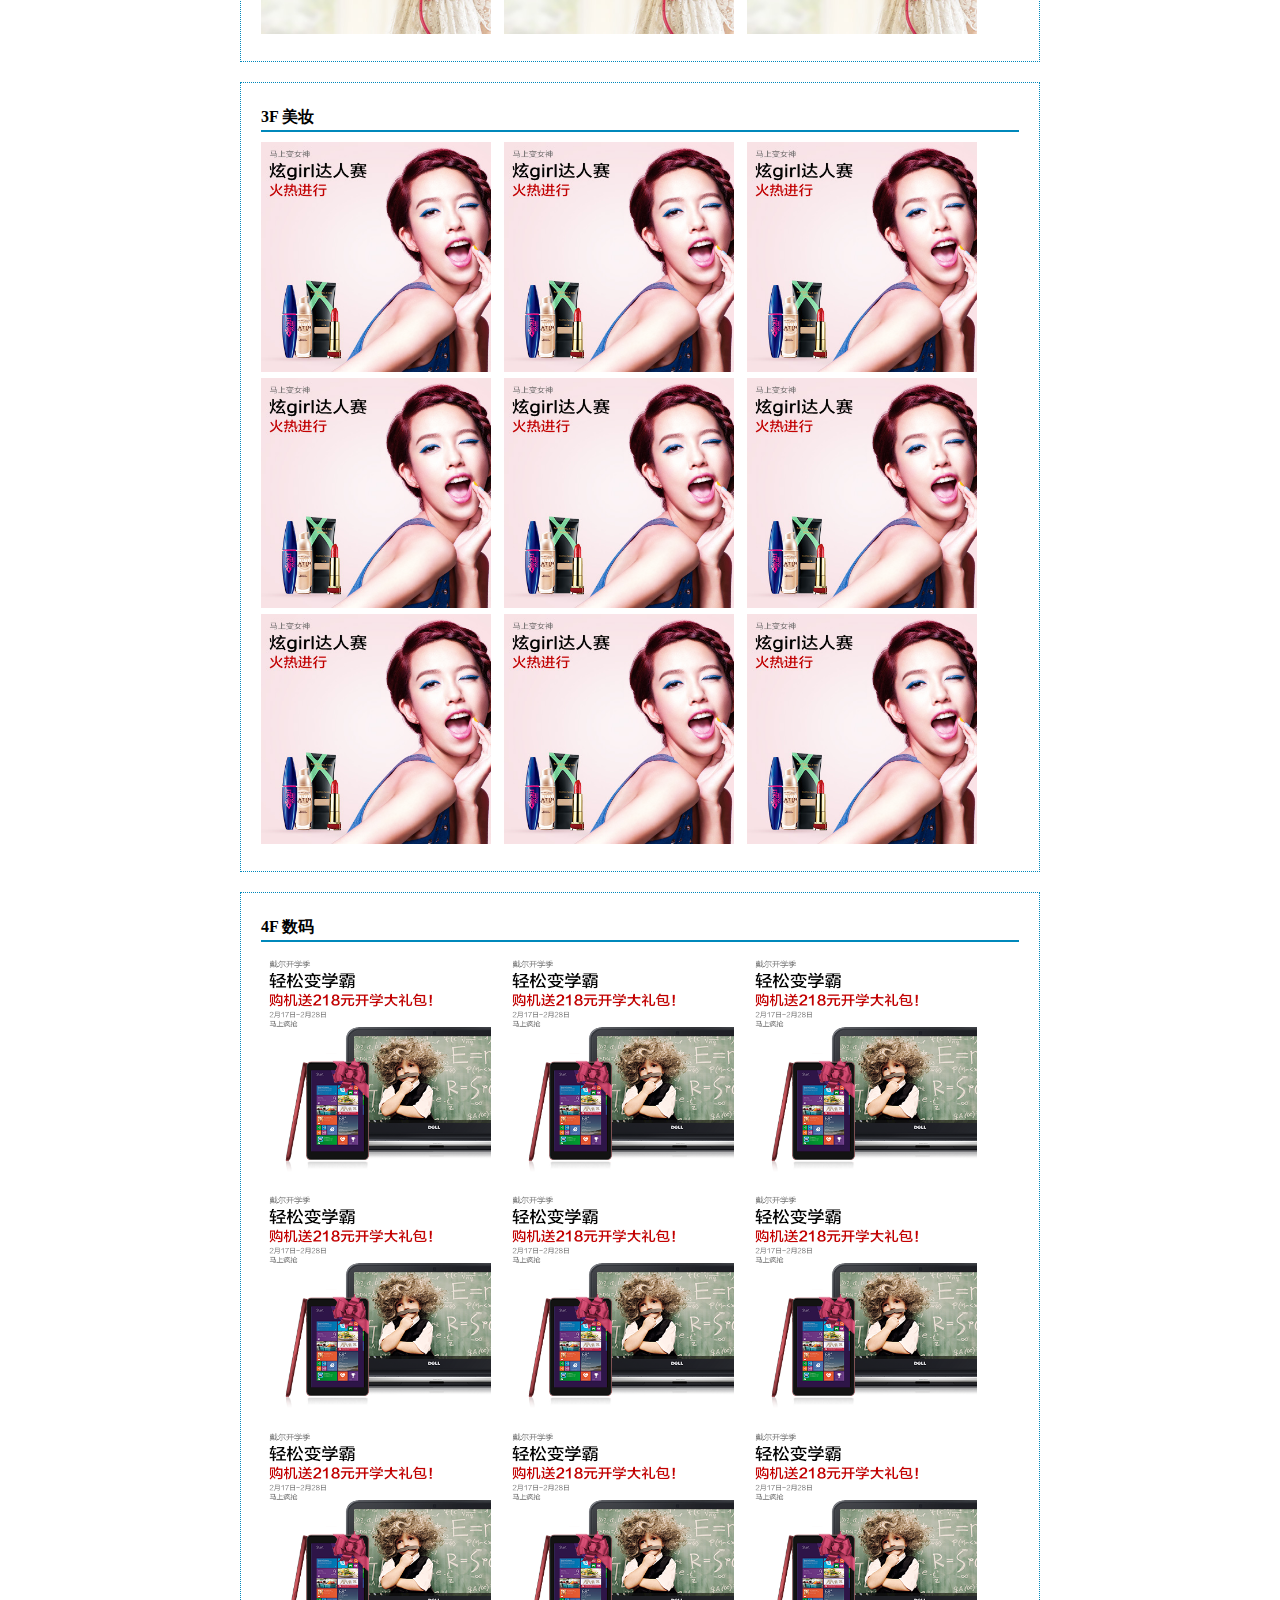
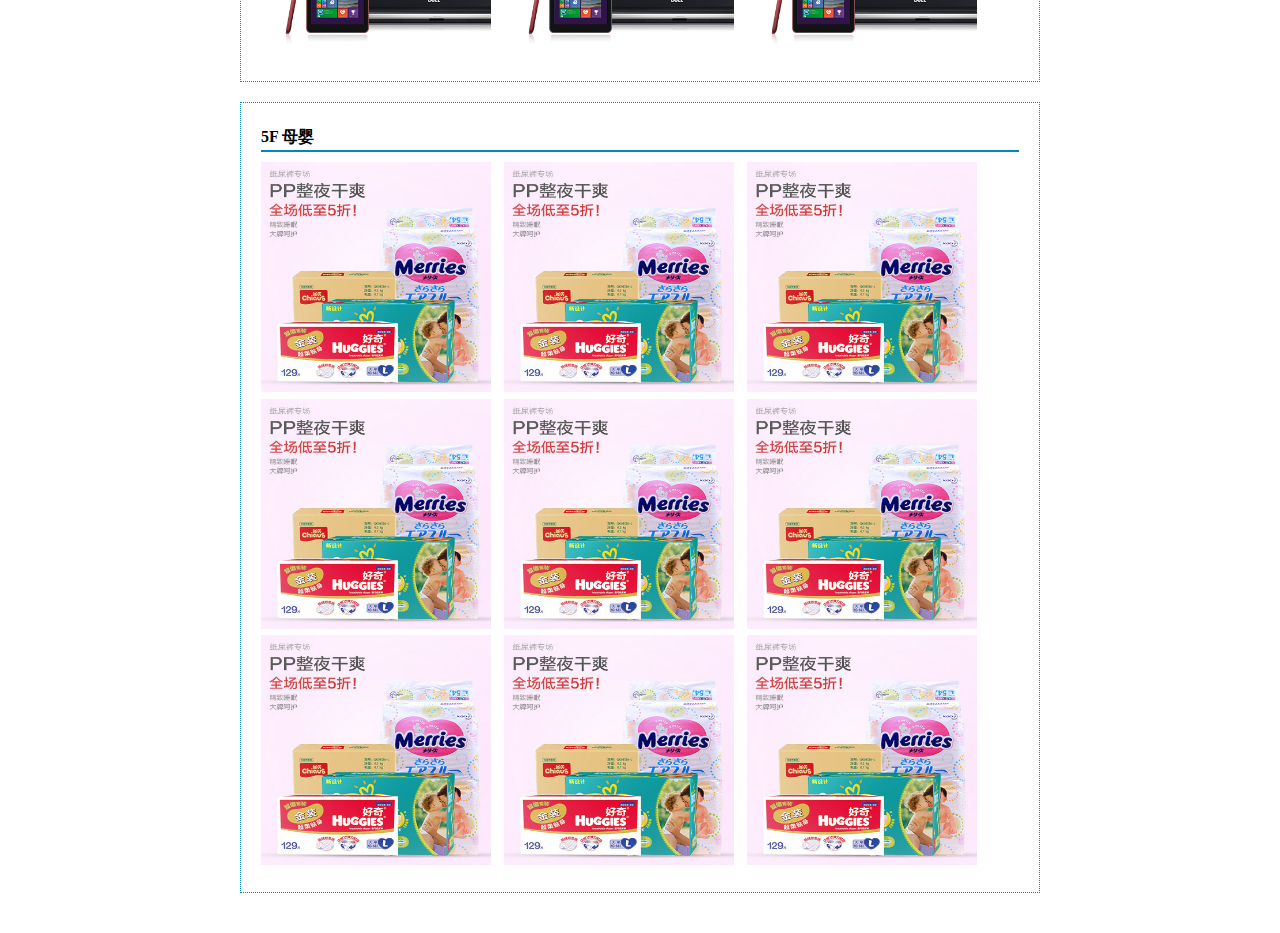
<file: plugs/pc/scrollNav/scrollNav_js.html>
<!DOCTYPE html> 
<html>
<head>
	<meta charset="utf-8">
	<title></title>
	<style type="text/css">
		*{
			margin: 0;
			padding: 0; 

		}
		body{
			font-size: 12px;
			line-height: 1.7;
		}
		li{
			list-style: none;

		}
		#content{
			width: 800px;
			margin: 0 auto;
			padding: 20px;
		}
		.item{
			padding: 20px;
			margin-bottom: 20px;
			border: 1px dotted #0088bb;
		}
		.item h2{
			font-size: 16px;
			font-weight: bold;
			border-bottom: 2px solid #0088bb;
			margin-bottom: 10px;
		}
		.item li{
			display: inline;
			margin-right: 10px;
		}
		.item img{
			width: 230px;
			height: 230px;
			border: 0;
		}

		#menu{
			position: fixed;
			top:100px;
			left: 50%;
			margin-left: 400px;
		}
		#menu ul li a{
			display: block;
			margin: 5px auto;
			font-size: 14px;
			font-weight: bold;
			color: #333;
			width: 80px;
			height: 50px;
			line-height: 50px;
			text-decoration: none;
			text-align: center;
		}
		#menu ul li a:hover,
		#menu ul li .current{
			color: #fff;
			background-color: #0088bb;
		}

		/*ie6 hack*/
		* html, * html body{
			background-image: url(about:blank);
			background-attachment: fixed;
		}

		* html #menu{
			position: absolute;
			top: expression(((e=document.documentElement.scrollTop)?e:document.body.scrollTop)+100+'px');
		}

	</style>
	<script type="text/javascript">
		function getElementByClass(parent, className){
			var elements = parent.getElementsByTagName("*");
			var result = [];
			for (var i = 0; i < elements.length; i++) {
				var classArr = elements[i].className.split(' ');
					if(classArr[0]){
						for (var j = 0; j < classArr.length; j++) {
							if(classArr[j] == className){
								result.push(elements[i]);
							}
						}
					}
				
			};

			return result;
		}

		function hasClass( obj, cls ){ 
	    	return obj.className.match(new RegExp("(\\s|^)" + cls + "(\\s|$)"));
		}
		
		function removeClass( obj, cls ){ 
		    if( hasClass( obj, cls )){ 
			    //remove
				var reg = new RegExp("(\\s|^)" + cls + "(\\s|$)");
				obj.className = obj.className.replace(reg, "");
			}
		}
	   
	    //定义getByClassName函数，让函数实现给对象增加class 
	    function addClass(obj, cls){
	        if(!hasClass(obj, cls)){
	            obj.className += " " + cls;
	        }
	    }

		window.onload=function(){
			window.onscroll=function(){

				var top = document.documentElement.scrollTop || document.body.scrollTop;

				var menus = document.getElementById('menu').getElementsByTagName('a');

				var parent = document.getElementById('content');

			    var items = getElementByClass(parent, 'item');
			    
			    var currentId = "";

			    for (var i = 0; i < items.length; i++) {

			    	var _item = items[i];

			    	var _itemTop = _item.offsetTop;

			    	if(top > _itemTop - 200){
			    		currentId = _item.id;
			    	}else{
			    		break;
			    	}
			    	

			    };

			    if(currentId){
			    	for (var i = 0; i < menus.length; i++) {
			    		var _menu = menus[i];
			    		var _href = _menu.href.split("#");
			    		if(_href[_href.length - 1] != currentId){
			    			removeClass(_menu,'current');
			    		}else{
			    			addClass(_menu,'current');
			    		}
			    	};
			    }
			}
		}

		
	</script>
</head>
<body>
	<div id="menu">
		<ul>
			<li><a href="#item1" class="current">1F 男装</a></li>
			<li><a href="#item2">2F 女装</a></li>
			<li><a href="#item3">3F 美妆</a></li>
			<li><a href="#item4">4F 数码</a></li>
			<li><a href="#item5">5F 母婴</a></li>
		</ul>
	</div>
	<div id="content">
		<h1>滚动导航</h1>
		<div id="item1"	class="item">
			<h2>1F 男装</h2>
			<ul>
				<li><a href=""><img src="images/1F.jpg" alt=""></a></li>
				<li><a href=""><img src="images/1F.jpg" alt=""></a></li>
				<li><a href=""><img src="images/1F.jpg" alt=""></a></li>
				<li><a href=""><img src="images/1F.jpg" alt=""></a></li>
				<li><a href=""><img src="images/1F.jpg" alt=""></a></li>
				<li><a href=""><img src="images/1F.jpg" alt=""></a></li>
				<li><a href=""><img src="images/1F.jpg" alt=""></a></li>
				<li><a href=""><img src="images/1F.jpg" alt=""></a></li>
				<li><a href=""><img src="images/1F.jpg" alt=""></a></li>
			</ul>
		</div>
		<div id="item2"	class="item">
			<h2>2F 女装</h2>
			<ul>
				<li><a href=""><img src="images/2F.jpg" alt=""></a></li>
				<li><a href=""><img src="images/2F.jpg" alt=""></a></li>
				<li><a href=""><img src="images/2F.jpg" alt=""></a></li>
				<li><a href=""><img src="images/2F.jpg" alt=""></a></li>
				<li><a href=""><img src="images/2F.jpg" alt=""></a></li>
				<li><a href=""><img src="images/2F.jpg" alt=""></a></li>
				<li><a href=""><img src="images/2F.jpg" alt=""></a></li>
				<li><a href=""><img src="images/2F.jpg" alt=""></a></li>
				<li><a href=""><img src="images/2F.jpg" alt=""></a></li>
			</ul>
		</div>
		<div id="item3"	class="item">
			<h2>3F 美妆</h2>
			<ul>
				<li><a href=""><img src="images/3F.jpg" alt=""></a></li>
				<li><a href=""><img src="images/3F.jpg" alt=""></a></li>
				<li><a href=""><img src="images/3F.jpg" alt=""></a></li>
				<li><a href=""><img src="images/3F.jpg" alt=""></a></li>
				<li><a href=""><img src="images/3F.jpg" alt=""></a></li>
				<li><a href=""><img src="images/3F.jpg" alt=""></a></li>
				<li><a href=""><img src="images/3F.jpg" alt=""></a></li>
				<li><a href=""><img src="images/3F.jpg" alt=""></a></li>
				<li><a href=""><img src="images/3F.jpg" alt=""></a></li>
			</ul>
		</div>
		<div id="item4"	class="item">
			<h2>4F 数码</h2>
			<ul>
				<li><a href=""><img src="images/4F.png" alt=""></a></li>
				<li><a href=""><img src="images/4F.png" alt=""></a></li>
				<li><a href=""><img src="images/4F.png" alt=""></a></li>
				<li><a href=""><img src="images/4F.png" alt=""></a></li>
				<li><a href=""><img src="images/4F.png" alt=""></a></li>
				<li><a href=""><img src="images/4F.png" alt=""></a></li>
				<li><a href=""><img src="images/4F.png" alt=""></a></li>
				<li><a href=""><img src="images/4F.png" alt=""></a></li>
				<li><a href=""><img src="images/4F.png" alt=""></a></li>
			</ul>
		</div>
		<div id="item5"	class="item">
			<h2>5F 母婴</h2>
			<ul>
				<li><a href=""><img src="images/5F.jpg" alt=""></a></li>
				<li><a href=""><img src="images/5F.jpg" alt=""></a></li>
				<li><a href=""><img src="images/5F.jpg" alt=""></a></li>
				<li><a href=""><img src="images/5F.jpg" alt=""></a></li>
				<li><a href=""><img src="images/5F.jpg" alt=""></a></li>
				<li><a href=""><img src="images/5F.jpg" alt=""></a></li>
				<li><a href=""><img src="images/5F.jpg" alt=""></a></li>
				<li><a href=""><img src="images/5F.jpg" alt=""></a></li>
				<li><a href=""><img src="images/5F.jpg" alt=""></a></li>
			</ul>
		</div>
	</div>

</body>
</html>
</file>
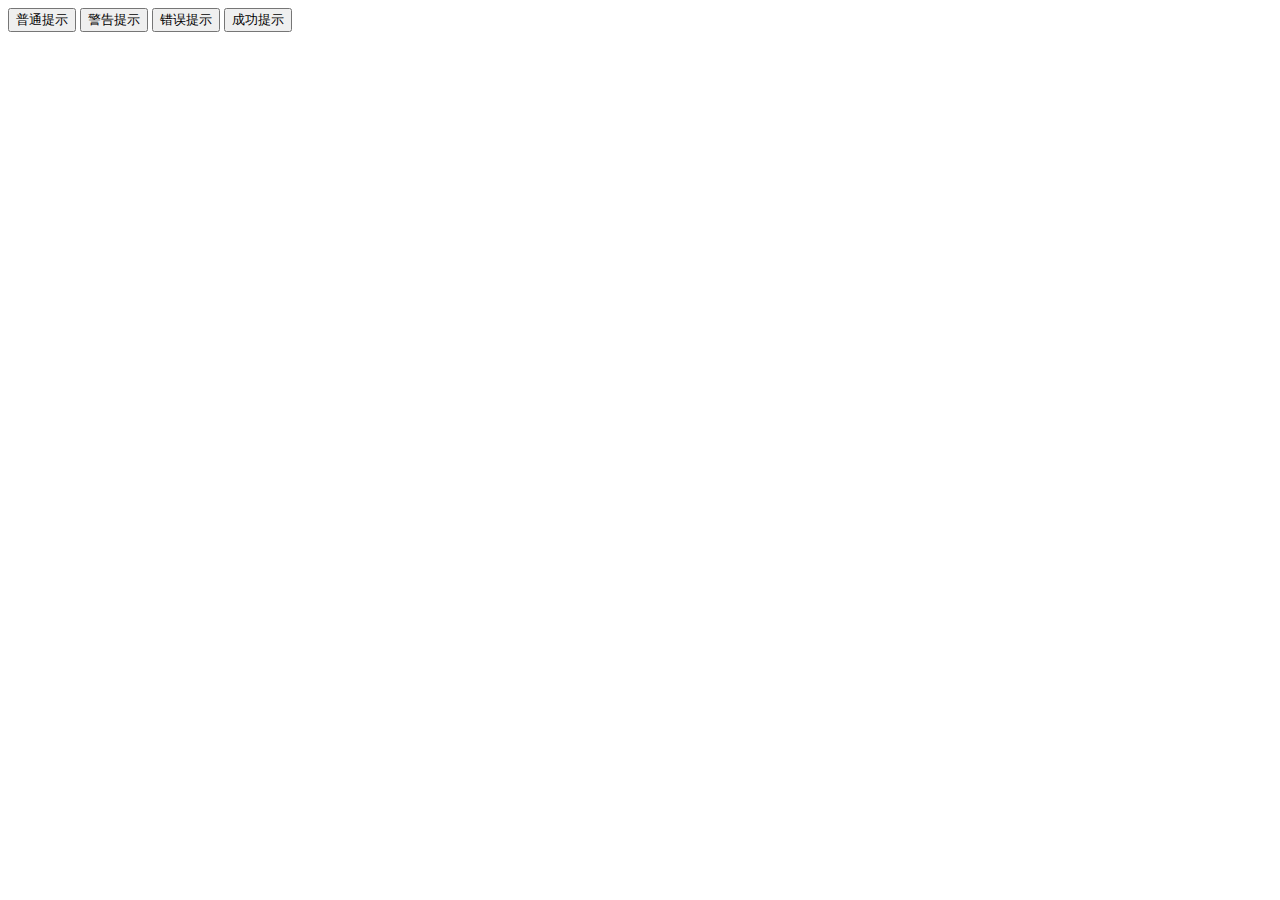
<file: plugs/pc/windowTopTips/example.html>
<!DOCTYPE html>
<html>
<head>
	<title>窗口顶部提示</title>
	<meta charset="UTF-8">
	<script type="text/javascript" src="js/jquery-1.9.1.js"></script>
	<script type="text/javascript" src="js/windowTopTips.js"></script>
	<style type="text/css">
		#toptips{
			height: 30px;
            top: 0;
            display: none;
            background-color: #59a3ec;
            text-align: center;
            color: #ffffff;
            line-height: 30px;
            z-index: 10000;
            padding-left: 5px;
            padding-right: 5px;
		}
	</style>
</head>
</head>
	<!-- 
		窗口顶部显示提示信息，随着鼠标滚动，始终保持在窗口顶端,4秒后自动消失。
	-->
	<script type="text/javascript">
		$(document).ready(function() {
			$("#normalTips").click(function(){
			
				//第一个参数为显示的提示信息。
				//第二个参数为提示信息的状态，根据状态背景颜色不同。默认背景为蓝色，“OK”为绿色，"error"为红色
				var tigMsg = "顶部普通提示信息";

				showtoptips(tigMsg);
			});

			$("#warningTips").click(function(){

				var tigMsg = "顶部警告提示信息";

				showtoptips(tigMsg,'warning');
			});	

			$("#errorTips").click(function(){
			
				var tigMsg = "顶部错误提示信息";

				showtoptips(tigMsg,'error');
			});	

			$("#successTips").click(function(){
			
				var tigMsg = "顶部成功提示信息";

				showtoptips(tigMsg,'ok');
			});		
			
		});
		
	</script>
<body>
	<input type="button" value="普通提示" id="normalTips">
	<input type="button" value="警告提示" id="warningTips">
	<input type="button" value="错误提示" id="errorTips">
	<input type="button" value="成功提示" id="successTips">
</body>
</html>
</file>
<file: plugs/pc/图片轮播/style.css>
*{
	margin: 0;
	padding: 0;
	list-style-type: none;

}
.imgWrap{
	border:1px solid #ccc;
	margin:0 auto;
	position: relative;
	overflow: hidden;
}
.imgContainer li{
	list-style-type: none;
	float:left;
}
.imgContainer{
	width:100%;
	height:100%;
}
.imgContainer ul,li,img{
	width:100%;
	height:100%;
}
.imgControl{
	position:absolute;
	right: 60px;
	bottom: 10px;
}

.imgControl li{
	float: left;
	width: 13px;
	height:20px;
	text-align: center;
	font-weight: bolder;
	display: inline-block;
	border: 1px solid #ccc;
	margin-left: 10px;
	cursor: pointer;
}
.imgControlSelect{
	background-color: white;
	color:blue;
}
.imgControlNormal{
	background-color: rgba(1,1,1,0.5);
	color: #ccc;
}
.imgControl li:hover{
	background-color: white;
	color:blue;
}
</file>
<file: css3/baymax/baymax.css>
.wrap{
	width:500px;
	height:700px;
	background-color: rgba(0,0,0,0.2);
	position: relative;
	margin: 0 auto;
	background: radial-gradient(center, #ccc, #555);
	background: -webkit-radial-gradient(center, #ccc, #555);
	background: -moz-radial-gradient(center, #ccc, #555);
	padding: 0.1px;
}
.header{
	width:114px;
	height:76px;
	background:-webkit-linear-gradient(top, #fff 30%, #d6d6d6);
	background:   -moz-linear-gradient(top, #fff 30%, #ccc 60%, #d6d6d6 90%);
	background:        linear-gradient(top, #fff 30%, #d6d6d6);
	border-radius: 50% 50% 45% 45%;
	margin: 0 auto;
	margin-top: 60px;
	position: relative;
	z-index: 500;
	box-shadow: 0 10px 15px rgba(0,0,0,0.2);
}
.mouth{
	position:absolute;
	width:60px;
	height:5px;
	border-radius: 50%;
	box-shadow:0 1px 0 #333;
	top:32px;
	left:26px;
}
.lefteye{
	position:absolute;
	width:14px;
	height:14px;
	background-color: #333;
	border-radius: 50%;
	top:30px;
	left:23px;
	animation: blinkeye 2s;
	-webkit-animation: blinkeye 2s ease infinite;
}
.righteye{
	position:absolute;
	width:14px;
	height:14px;
	background-color: #333;
	border-radius: 50%;
	top:30px;
	left:74px;
	animation: blinkeye 2s;
	-webkit-animation: blinkeye 2s ease infinite;
}
@-webkit-keyframes blinkeye {
	0%,20%,100% {
		transform:scale(1,1);
		-webkit-transform:scale(1,1);
		-moz-transform:scale(1,1);
	}
	10% {
		transform:scale(1,0.2);
		-webkit-transform:scale(1,0.2);
		-moz-transform:scale(1,0.2); 
	 }
}
@-moz-keyframes blinkeye {
	0%,20%,100%  {
		transform:scale(1,1);
		-webkit-transform:scale(1,1);
		-moz-transform:scale(1,1);
	}
	10% {
		transform:scale(1,0.2);
		-webkit-transform:scale(1,0.2);
		-moz-transform:scale(1,0.2); 
	 }
}
@keyframes blinkeye {
	0%,20%,100%  {
		transform:scale(1,1);
		-webkit-transform:scale(1,1);
		-moz-transform:scale(1,1);
	}
	10% {
		transform:scale(1,0.2);
		-webkit-transform:scale(1,0.2);
		-moz-transform:scale(1,0.2); 
	 }
}

.body_top{
	width:226px;
	height:160px;
	background: red;
	position:absolute;
	top:118px;
	left:135px;
	border-radius: 105px 105px 15px 15px;
	background:-webkit-linear-gradient(top, #f9f9f9 30%, #f1f2ed 60%, #eee 90%);
	background:-moz-linear-gradient(top, #f9f9f9 30%, #f1f2ed 60%, #eee 90%);
	background:linear-gradient(top, #f9f9f9 30%, #f1f2ed 60%, #eee 90%);
	z-index: 400;
}
.cpu{
	width:30px;
	height:30px;
	background:#eee;
	position:absolute;
	top:60px;
	left:155px;
	border-radius: 50%;
	box-shadow: 0px 3px 1px rgba(0,0,0,0.1),0px 3px 2px rgba(255,255,255,1) inset;
	-webkit-transform: skew(10deg) rotate(10deg);
	-moz-transform: skew(10deg) rotate(10deg);
	transform: skew(10deg) rotate(10deg);
	overflow: hidden;
}
.cpu span{
	position: absolute;
	width:8px;
	height:1px;
	background-color: rgba(0,0,0,0.1);
}
.cpu span:nth-child(1){
	left:0px;
	top:16px;
}
.cpu span:nth-child(2){
	width:6px;
	top:14px;
	left:7px;
	transform: rotate(-45deg);
}
.cpu span:nth-child(3){
	top:12px;
	left:12px;
}
.cpu span:nth-child(4){
	width:6px;
	top:14px;
	left:19px;
	transform: rotate(45deg);
}
.cpu span:nth-child(5){
	top:16px;
	left:24px;
}
.body_left{
	width:200px;
	height:280px;
	background:#eee;
	position:absolute;
	top:200px;
	left:115px;
	border-radius: 15% 30%;
	z-index: 390;
	transform:rotate(10deg);
	box-shadow:-3px 0 3px rgba(0,0,0,0.1);
}
.body_right{
	width:200px;
	height:280px;
	background:#eee;
	position:absolute;
	top:200px;
	left:180px;
	border-radius: 30% 15%;
	z-index: 380;
	transform:rotate(-10deg);
	box-shadow:3px 0 3px rgba(0,0,0,0.1);
}
.body_bot{
	width:286px;
	height:233px;
	position:absolute;
	top:290px;
	left:103px;
	border-radius: 50%;
	background:-webkit-linear-gradient(top, #eee 30%, #d2d2d2 60%, #e9e9e9 90%);
	background:-moz-linear-gradient(top, #eee 30%, #d2d2d2 60%, #e9e9e9 90%);
	background:linear-gradient(top, #eee 30%, #d2d2d2 60%, #e9e9e9 90%);
	box-shadow: 0 7px 5px rgba(0,0,0,0.2);
	z-index: 400;
}
.hand_left1{
	position:absolute;
	width:260px;
	height:150px;
	background:#eee;
	transform:rotate(-48deg);
	border-radius: 50%;
	top:170px;
	left:36px;
	z-index: 300;
}
.hand_left2{
	position:absolute;
	width:100px;
	height:220px;
	background:#eee;
	transform:rotate(12deg);
	border-radius: 50%;
	left:48px;
	top:215px;
	z-index: 300;
}
.hand_left3{
	position:absolute;
	width:80px;
	height:210px;
	background:-webkit-linear-gradient(top, #eee 20%, #ccc 50%);
	background:-moz-linear-gradient(top, #eee 20%, #ccc 50%);
	background:linear-gradient(top, #eee 20%, #ccc 50%);
	transform:rotate(2deg);
	border-radius: 50%;
	top:270px;
	left:39px;
	z-index: 300;
}
.hand_left4{
	position:absolute;
	width:30px;
	height:80px;
	background:#ccc;
	background:-webkit-linear-gradient(top, #ccc 50%, #ddd 70%);
	background:-moz-linear-gradient(top, #ccc 50%, #ddd 70%);
	background:linear-gradient(top, #ccc 50%, #ddd 70%);
	transform: rotate(-30deg);
	border-radius: 50%;
	top:430px;
	left:60px;
	z-index: 300;
}
.hand_left5{
	position:absolute;
	width:25px;
	height:50px;
	background:#ccc;
	background:-webkit-linear-gradient(top, #ccc 50%, #ddd 70%);
	background:-moz-linear-gradient(top, #ccc 50%, #ddd 70%);
	background:linear-gradient(top, #ccc 50%, #ddd 70%);
	transform: rotate(-20deg);
	border-radius: 50%;
	left:90px;
	top:440px;
	z-index: 300;
}
.hand_right1{
	position:absolute;
	width:260px;
	height:150px;
	background:#eee;
	transform:rotate(48deg);
	border-radius: 50%;
	top:170px;
	left:192px;
	z-index: 300;
}
.hand_right2{
	position:absolute;
	width:100px;
	height:220px;
	background:#eee;
	transform:rotate(-12deg);
	border-radius: 50%;
	left:338px;
	top:215px;
	z-index:300;
}
.hand_right3{
	position:absolute;
	width:80px;
	height:210px;
	background:-webkit-linear-gradient(top, #eee 20%, #ccc 50%);
	background:-moz-linear-gradient(top, #eee 20%, #ccc 50%);
	background:linear-gradient(top, #eee 20%, #ccc 50%);
	transform:rotate(-2deg);
	border-radius: 50%;
	top:270px;
	left:368px;
	z-index: 300;
}
.hand_right4{
	position:absolute;
	width:30px;
	height:80px;
	background:#ccc;
	background:-webkit-linear-gradient(top, #ccc 50%, #ddd 70%);
	background:-moz-linear-gradient(top, #ccc 50%, #ddd 70%);
	background:linear-gradient(top, #ccc 50%, #ddd 70%);
	transform: rotate(30deg);
	border-radius: 50%;
	top:430px;
	left:400px;
	z-index: 300;
}
.hand_right5{
	position:absolute;
	width:25px;
	height:50px;
	background:#ccc;
	background:-webkit-linear-gradient(top, #ccc 50%, #ddd 70%);
	background:-moz-linear-gradient(top, #ccc 50%, #ddd 70%);
	background:linear-gradient(top, #ccc 50%, #ddd 70%);
	transform: rotate(20deg);
	border-radius: 50%;
	left:375px;
	top:440px;
	z-index: 300;
}
.foot_left{
	position:absolute;
	width:118px;
	height:180px;
	background:#eee;
	top:450px;
	left:132px;
	border-radius: 10% 20% 18% 58%;
	box-shadow: -1px 0px 8px rgba(0,0,0,0.2) inset;
	background:-webkit-linear-gradient(left, #cdcdcd, #e3e3e3, #cdcdcd);
	background:-moz-linear-gradient(left, #cdcdcd, #e3e3e3, #cdcdcd);
	background:linear-gradient(left, #cdcdcd, #e3e3e3, #cdcdcd);
	z-index:100;
}
.foot_right{
	position:absolute;
	width:118px;
	height:180px;
	background:#eee;
	top:450px;
	left:250px;
	border-radius: 20% 10% 58% 18%;
	box-shadow: -1px 0px 8px rgba(0,0,0,0.2) inset;
	background:-webkit-linear-gradient(left, #cdcdcd, #e3e3e3, #cdcdcd);
	background:-moz-linear-gradient(left, #cdcdcd, #e3e3e3, #cdcdcd);
	background:linear-gradient(left, #cdcdcd, #e3e3e3, #cdcdcd);
	z-index: 100;
}
.shadow{
	position:absolute;
	width:100px;
	height:80px;
	bottom:100px;
	left:180px;
	z-index: 99;
}
.shadow:before{
	position:absolute;
	content: "";
	width:150px;
	height:80px;
	bottom:0;
	left:20px;
	box-shadow: -100px 80px 30px rgba(0,0,0,0.2);
	z-index: 99;
}
.shadow:after{
	position:absolute;
	content: "";
	width:150px;
	height:80px;
	bottom:0;
	left:10px;
	box-shadow: 50px 80px 30px rgba(0,0,0,0.2);
	z-index: 99;
}
.bg{
	position:absolute;
	width:100%;
	height:100%;
	background:#597370;
	overflow:hidden;
	z-index: 1;
	top:0;
}
.bg1{
	width:340px;
	height:40px;
	border:4px solid #394946;
	border-top: 0;
	margin:0 auto;
	box-shadow: 0 -1px 5px rgba(0,0,0,0.1);
}
.bg2{
	width:340px;
	height:75px;
	background:#394946;
	border:4px solid #394946;
	margin:0 auto;
	box-shadow: 0 0px 5px rgba(0,0,0,1),0 0 10px rgba(0,0,0,0.3) inset;
}
.bg3{
	width:340px;
	height:280px;
	background:#394946;
	border:4px solid #394946;
	margin:0 auto;
	position:relative;
	box-shadow: 0 0px 5px rgba(0,0,0,1),0 0 10px rgba(0,0,0,0.3) inset;
}
.bg3:after{
	content:"";
	width:96%;
	position:absolute;
	height:98%;
	background:#2f3f4e;
	border:4px solid #394946;
	margin:1%;
}
.bg4{
	width:100%;
	height:80px;
	background:#2c3733;
	border:4px solid #394946;
	border-left:0;
	border-right:0;
	margin:0 auto;
	position:relative;
	box-shadow:0 0px 5px rgba(0,0,0,1),
			   0 0 10px rgba(0,0,0,0.3) inset;
}
.bg5{
	width:100%;
	height:20px;
	background:#2c3733;
	margin:0 auto;
	position:relative;
	box-shadow:0 0px 5px rgba(0,0,0,1),
			   0 0 10px rgba(0,0,0,0.3) inset;
}
.bg-line1{
	width:3px;
	height:230px;
	background:rgba(0,0,0,0.3);
	position:absolute;
	left:50px;
	bottom:-36px;
	-webkit-transform:rotate(30deg);
	-moz-transform:rotate(30deg);
	transform:rotate(30deg);
}
.bg-line2{
	width:3px;
	height:230px;
	background:rgba(0,0,0,0.3);
	position:absolute;
	right:50px;
	bottom:-36px;
	-webkit-transform:rotate(-30deg);
	-moz-transform:rotate(-30deg);
	transform:rotate(-30deg);
}
</file>
